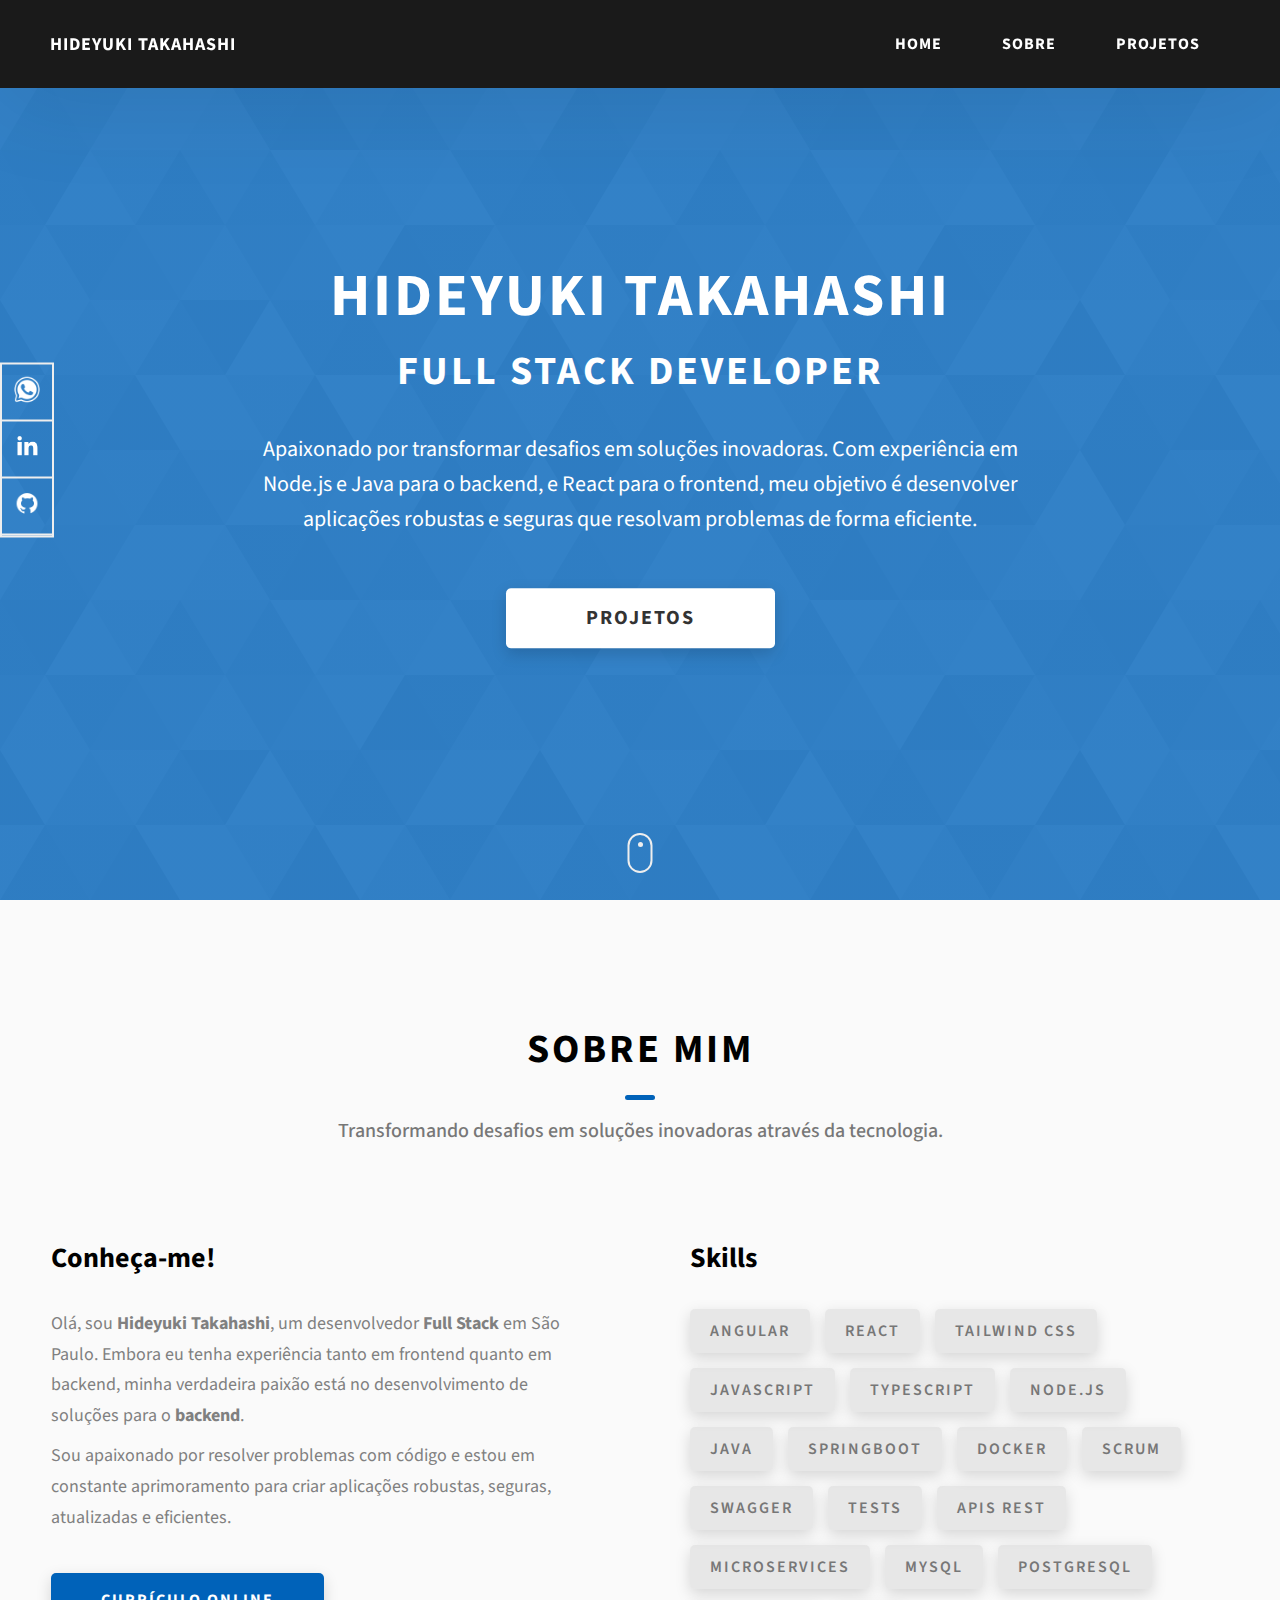
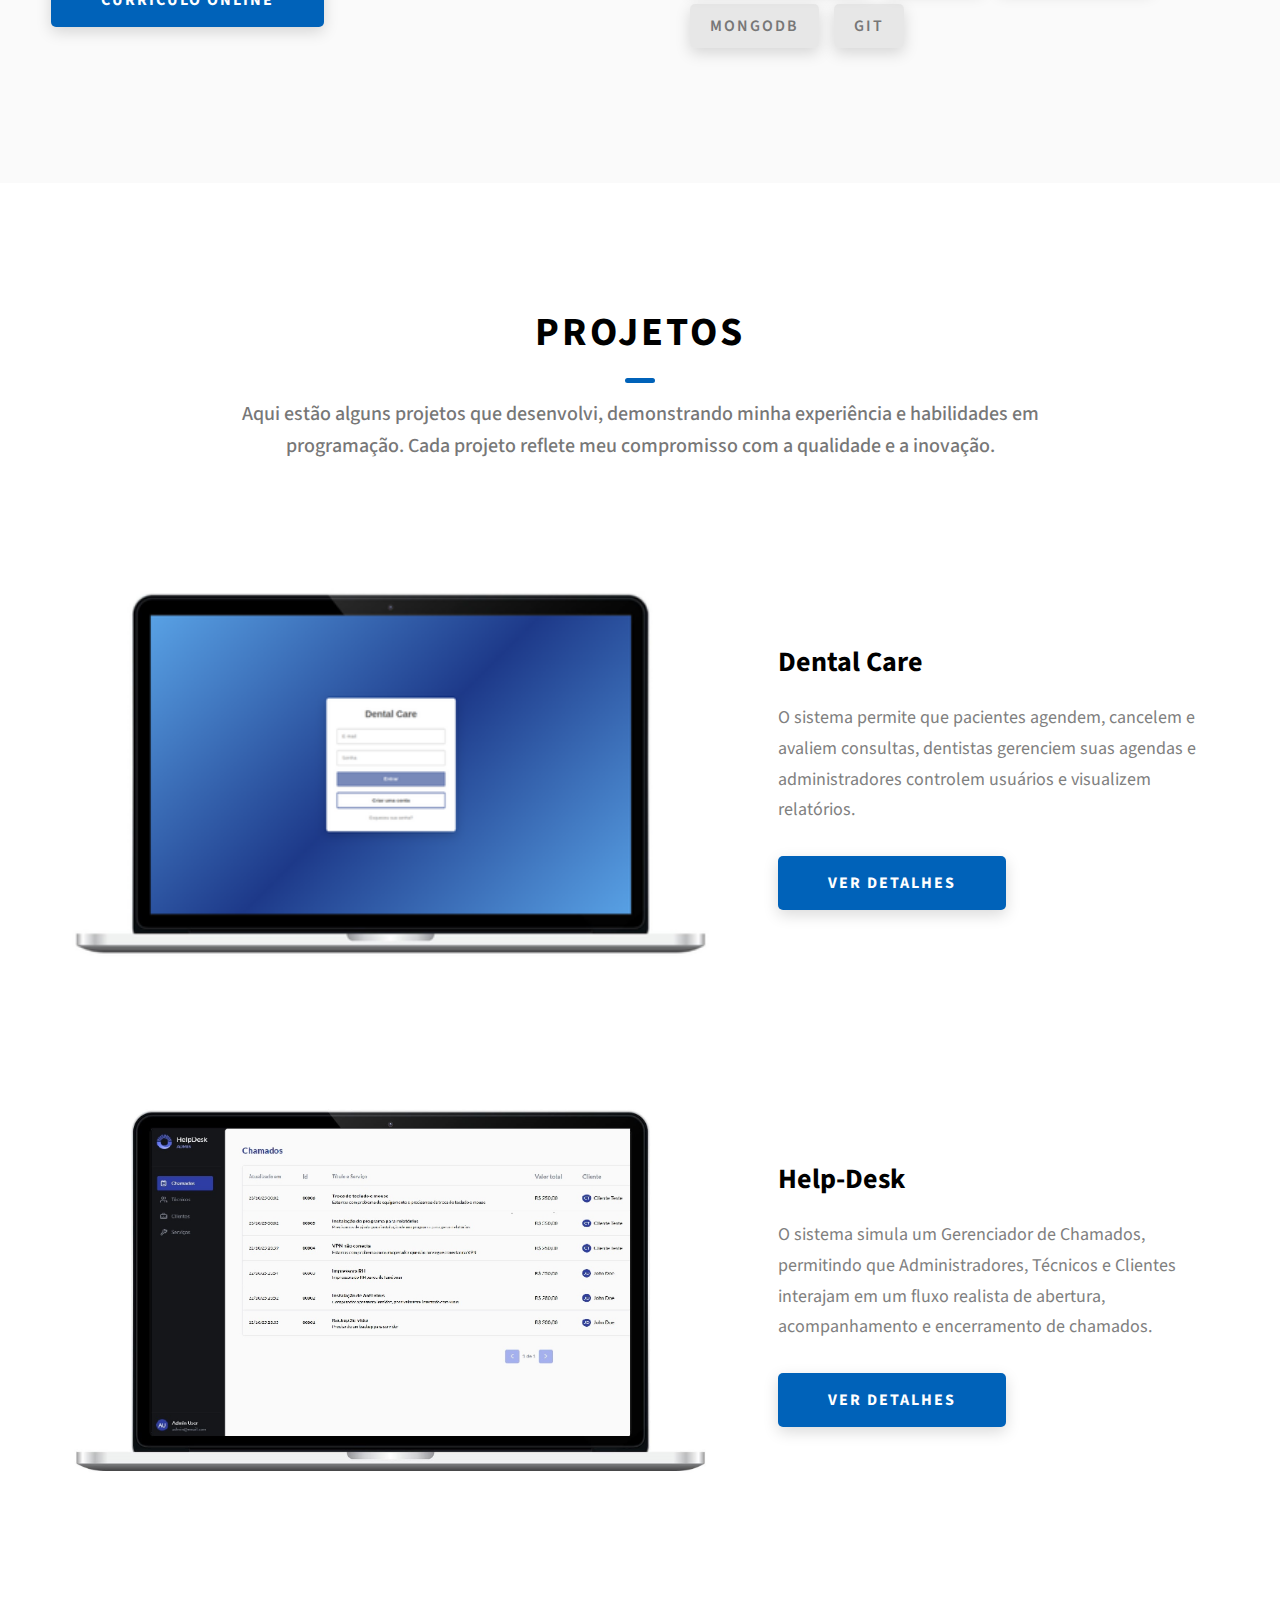
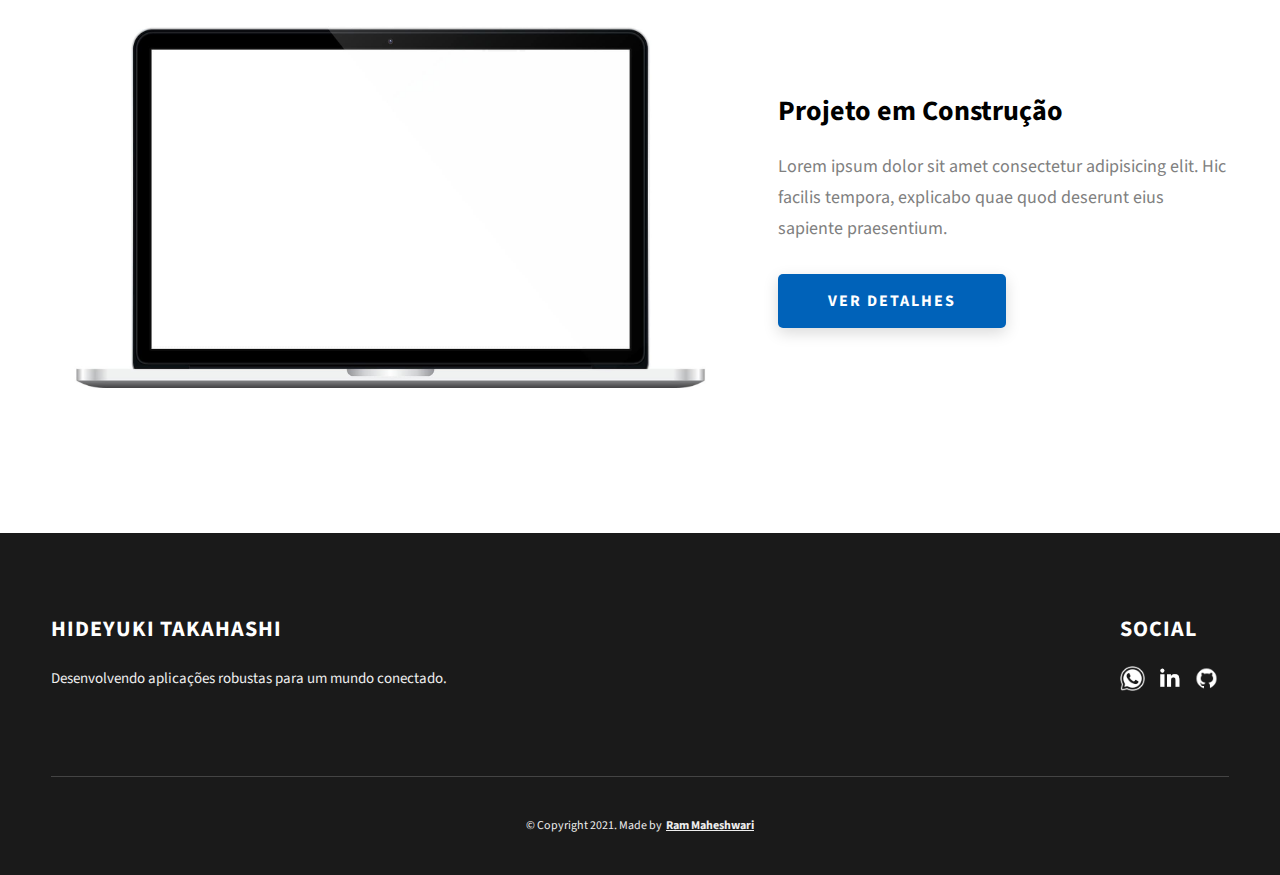
<file: index.html>
<!DOCTYPE html>
<html lang="pt-BR">
  <head>
    <meta charset="UTF-8" />
    <meta name="viewport" content="width=device-width, initial-scale=1.0" />
    <meta http-equiv="X-UA-Compatible" content="ie=edge" />
    <title>Hideyuki Portfolio</title>
    <meta name="description" content="Portfolio Template for Developer" />

    <link rel="stylesheet" href="css/style.css" />

    <link rel="preconnect" href="https://fonts.googleapis.com" />
    <link rel="preconnect" href="https://fonts.gstatic.com" crossorigin />
    <link
      href="https://fonts.googleapis.com/css2?family=Source+Sans+Pro:wght@400;600;700;900&display=swap"
      rel="stylesheet"
    />
  </head>
  <body>
    <header class="header">
      <div class="header__content">
        <div class="header__logo-container">
          <span class="header__logo-sub">Hideyuki Takahashi</span>
        </div>
        <div class="header__main">
          <ul class="header__links">
            <li class="header__link-wrapper">
              <a href="./index.html" class="header__link"> Home </a>
            </li>
            <li class="header__link-wrapper">
              <a href="./index.html#sobre" class="header__link">Sobre </a>
            </li>
            <li class="header__link-wrapper">
              <a href="./index.html#projetos" class="header__link"> Projetos </a>
            </li>
          </ul>
          <div class="header__main-ham-menu-cont">
            <img
              src="./assets/svg/ham-menu.svg"
              alt="hamburger menu"
              class="header__main-ham-menu"
            />
            <img
              src="./assets/svg/ham-menu-close.svg"
              alt="hamburger menu close"
              class="header__main-ham-menu-close d-none"
            />
          </div>
        </div>
      </div>
      <div class="header__sm-menu">
        <div class="header__sm-menu-content">
          <ul class="header__sm-menu-links">
            <li class="header__sm-menu-link">
              <a href="./index.html"> Home </a>
            </li>

            <li class="header__sm-menu-link">
              <a href="./index.html#sobre"> About </a>
            </li>

            <li class="header__sm-menu-link">
              <a href="./index.html#projetos"> Projects </a>
            </li>

            <li class="header__sm-menu-link">
              <a href="./index.html#contact"> Contact </a>
            </li>
          </ul>
        </div>
      </div>
    </header>
    <section class="home-hero">
      <div class="home-hero__content">
        <h1 class="heading-primary">Hideyuki Takahashi</h1>
        <h2 class="heading-secondary">Full Stack Developer</h2>
        <div class="home-hero__info">
          <p class="text-primary">
            Apaixonado por transformar desafios em soluções inovadoras. Com experiência em Node.js e
            Java para o backend, e React para o frontend, meu objetivo é desenvolver aplicações
            robustas e seguras que resolvam problemas de forma eficiente.
          </p>
        </div>
        <div class="home-hero__cta">
          <a href="./index.html#projetos" class="btn btn--bg">Projetos</a>
        </div>
      </div>
      <div class="home-hero__socials">
        <div class="home-hero__social">
          <a href="https://wa.me/5511942051849" class="home-hero__social-icon-link" target="_blank">
            <img src="./assets/png/whatssap-ico.png" alt="icon" class="home-hero__social-icon" />
          </a>
        </div>
        <div class="home-hero__social">
          <a
            href="https://www.linkedin.com/in/dev-hideyukitakahashi/"
            class="home-hero__social-icon-link"
            target="_blank"
          >
            <img src="./assets/png/linkedin-ico.png" alt="icon" class="home-hero__social-icon" />
          </a>
        </div>
        <div class="home-hero__social">
          <a
            href="https://github.com/Dev-HideyukiTakahashi"
            class="home-hero__social-icon-link"
            target="_blank"
          >
            <img src="./assets/png/github-ico.png" alt="icon" class="home-hero__social-icon" />
          </a>
        </div>
      </div>
      <div class="home-hero__mouse-scroll-cont">
        <div class="mouse"></div>
      </div>
    </section>
    <section id="sobre" class="about sec-pad">
      <div class="main-container">
        <h2 class="heading heading-sec heading-sec__mb-med">
          <span class="heading-sec__main">Sobre Mim</span>
          <span class="heading-sec__sub">
            Transformando desafios em soluções inovadoras através da tecnologia.
          </span>
        </h2>
        <div class="about__content">
          <div class="about__content-main">
            <h3 class="about__content-title">Conheça-me!</h3>
            <div class="about__content-details">
              <p class="about__content-details-para">
                Olá, sou <strong>Hideyuki Takahashi</strong>, um desenvolvedor
                <strong>Full Stack</strong> em São Paulo. Embora eu tenha experiência tanto em
                frontend quanto em backend, minha verdadeira paixão está no desenvolvimento de
                soluções para o <strong>backend</strong>.
              </p>
              <p class="about__content-details-para">
                Sou apaixonado por resolver problemas com código e estou em constante aprimoramento
                para criar aplicações robustas, seguras, atualizadas e eficientes.
              </p>
            </div>
            <a
              target="_blank"
              href="./curriculo/index.html"
              class="btn btn--med btn--theme dynamicBgClr"
              >Currículo Online</a
            >
          </div>
          <div class="about__content-skills">
            <h3 class="about__content-title">Skills</h3>
            <div class="skills">
              <li class="skills__skill btn btn--plain">Angular</li>
              <li class="skills__skill btn btn--plain">React</li>
              <li class="skills__skill btn btn--plain">Tailwind CSS</li>
              <li class="skills__skill btn btn--plain">JavaScript</li>
              <li class="skills__skill btn btn--plain">TypeScript</li>
              <li class="skills__skill btn btn--plain">Node.js</li>
              <li class="skills__skill btn btn--plain">Java</li>
              <li class="skills__skill btn btn--plain">Springboot</li>
              <li class="skills__skill btn btn--plain">Docker</li>
              <li class="skills__skill btn btn--plain">Scrum</li>
              <li class="skills__skill btn btn--plain">Swagger</li>
              <li class="skills__skill btn btn--plain">Tests</li>
              <li class="skills__skill btn btn--plain">APIs REST</li>
              <li class="skills__skill btn btn--plain">Microservices</li>
              <li class="skills__skill btn btn--plain">MySQL</li>
              <li class="skills__skill btn btn--plain">PostgreSQL</li>
              <li class="skills__skill btn btn--plain">MongoDB</li>
              <li class="skills__skill btn btn--plain">Git</li>
            </div>
          </div>
        </div>
      </div>
    </section>
    <section id="projetos" class="projects sec-pad">
      <div class="main-container">
        <h2 class="heading heading-sec heading-sec__mb-bg">
          <span class="heading-sec__main">Projetos</span>
          <span class="heading-sec__sub">
            Aqui estão alguns projetos que desenvolvi, demonstrando minha experiência e habilidades
            em programação. Cada projeto reflete meu compromisso com a qualidade e a inovação.
          </span>
        </h2>

        <div class="projects__content">
          <!-- Project 1 -->
          <div class="projects__row">
            <div class="projects__row-img-cont">
              <img
                src="./assets/jpeg/dental_care.png"
                alt="Software Screenshot"
                class="projects__row-img"
                loading="lazy"
              />
            </div>
            <div class="projects__row-content">
              <h3 class="projects__row-content-title">Dental Care</h3>
              <p class="projects__row-content-desc">
                O sistema permite que pacientes agendem, cancelem e avaliem consultas, dentistas
                gerenciem suas agendas e administradores controlem usuários e visualizem relatórios.
              </p>
              <a href="projects/project-1.html" class="btn btn--med btn--theme dynamicBgClr"
                >Ver Detalhes</a
              >
            </div>
          </div>

          <!-- Project 2 -->
          <div class="projects__row">
            <div class="projects__row-img-cont">
              <img
                src="./assets/jpeg/help-desk.jpeg"
                alt="Software Screenshot"
                class="projects__row-img"
                loading="lazy"
              />
            </div>
            <div class="projects__row-content">
              <h3 class="projects__row-content-title">Help-Desk</h3>
              <p class="projects__row-content-desc">
                O sistema simula um Gerenciador de Chamados, permitindo que Administradores,
                Técnicos e Clientes interajam em um fluxo realista de abertura, acompanhamento e
                encerramento de chamados.
              </p>
              <a href="projects/project-2.html" class="btn btn--med btn--theme dynamicBgClr"
                >Ver Detalhes</a
              >
            </div>
          </div>

          <!-- Project 3 -->
          <div class="projects__row">
            <div class="projects__row-img-cont">
              <img
                src="./assets/jpeg/project-mockup-example.jpeg"
                alt="Software Screenshot"
                class="projects__row-img"
                loading="lazy"
              />
            </div>
            <div class="projects__row-content">
              <h3 class="projects__row-content-title">Projeto em Construção</h3>
              <p class="projects__row-content-desc">
                Lorem ipsum dolor sit amet consectetur adipisicing elit. Hic facilis tempora,
                explicabo quae quod deserunt eius sapiente praesentium.
              </p>
              <a href="projects/project-3.html" class="btn btn--med btn--theme dynamicBgClr"
                >Ver Detalhes</a
              >
            </div>
          </div>

          <!-- Project 4 -->
        </div>
      </div>
    </section>

    <footer class="main-footer">
      <div class="main-container">
        <div class="main-footer__upper">
          <div class="main-footer__row main-footer__row-1">
            <h2 class="heading heading-sm main-footer__heading-sm">
              <span>Social</span>
            </h2>
            <div class="main-footer__social-cont">
              <a target="_blank" rel="noreferrer" href="https://wa.me/5511942051849">
                <img class="main-footer__icon" src="./assets/png/whatssap-ico.png" alt="icon" />
              </a>
              <a
                target="_blank"
                rel="noreferrer"
                href="https://www.linkedin.com/in/dev-hideyukitakahashi/"
              >
                <img class="main-footer__icon" src="./assets/png/linkedin-ico.png" alt="icon" />
              </a>
              <a target="_blank" rel="noreferrer" href="https://github.com/Dev-HideyukiTakahashi">
                <img class="main-footer__icon" src="./assets/png/github-ico.png" alt="icon" />
              </a>
            </div>
          </div>
          <div class="main-footer__row main-footer__row-2">
            <h4 class="heading heading-sm text-lt">Hideyuki Takahashi</h4>
            <p class="main-footer__short-desc">
              Desenvolvendo aplicações robustas para um mundo conectado.
            </p>
          </div>
        </div>

        <!-- If you give me some credit or shoutout here by linking to my website, then it will be a big thing for me and will help me a lot :) -->
        <div class="main-footer__lower">
          &copy; Copyright 2021. Made by
          <a rel="noreferrer" target="_blank" href="https://rammaheshwari.com">Ram Maheshwari</a>
        </div>
      </div>
    </footer>

    <script src="./index.js"></script>
  </body>
</html>
</file>
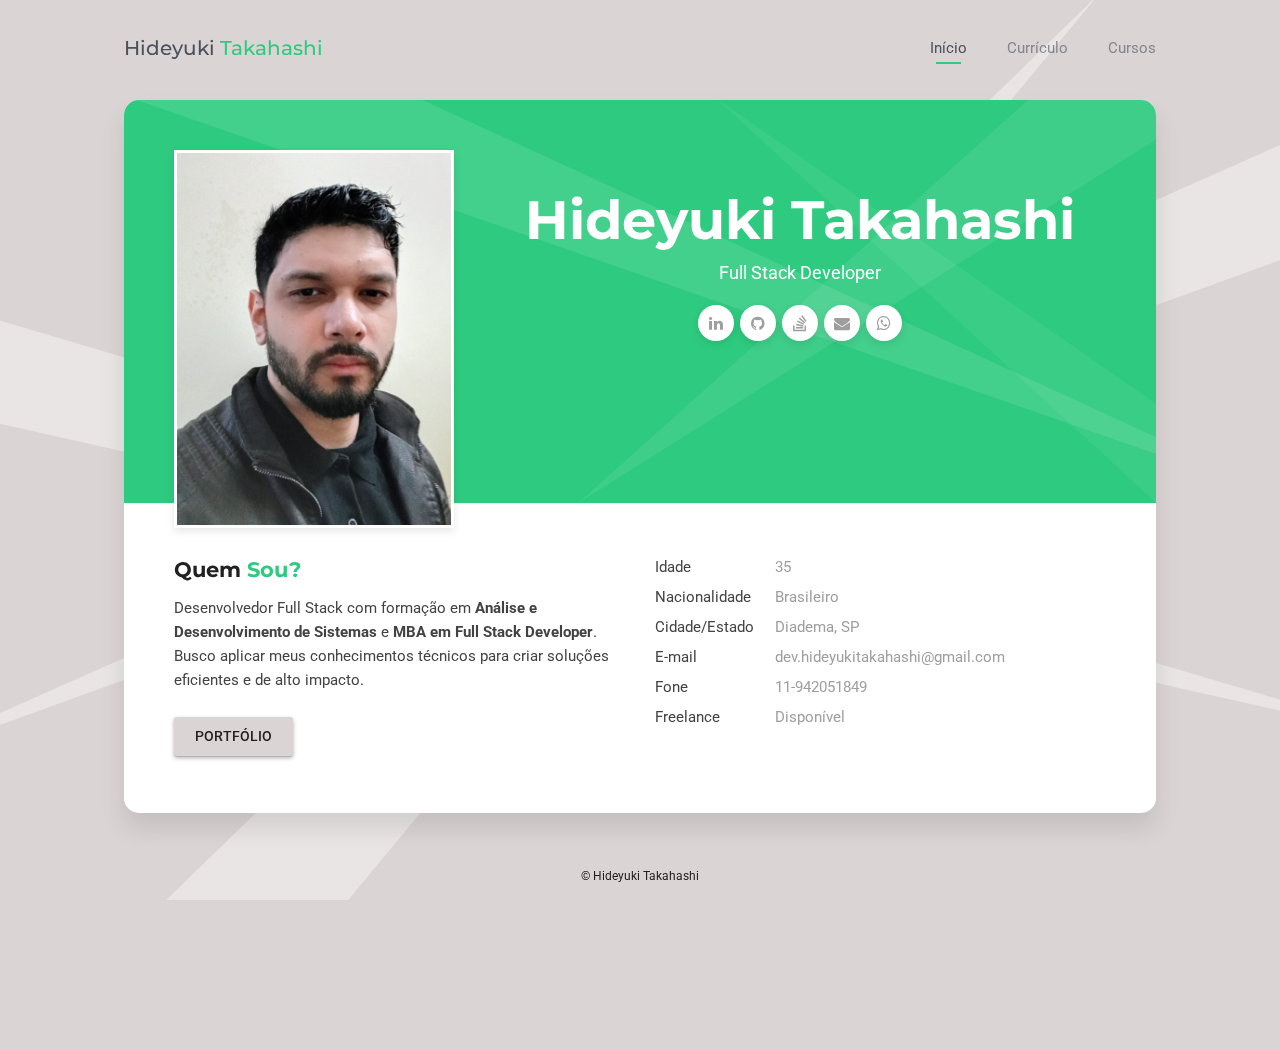
<file: curriculo/index.html>
<!DOCTYPE html>
<html lang="pt-br" class="no-js">

<head>
    <meta charset="UTF-8" />
    <meta http-equiv="X-UA-Compatible" content="IE=edge" />
    <title>Hideyuki Terres Takahashi</title>
    <meta name="viewport" content="width=device-width, initial-scale=1, maximum-scale=1" />
    <meta name="description" content="Curriculum vitae Hideyuki Terres Takahashi" />
    <meta name="keywords" content="curriculo" />
    <link rel="shortcut icon" href="dev.ico" />

    <!-- Bootstrap CSS -->
    <link rel="stylesheet" href="https://stackpath.bootstrapcdn.com/bootstrap/4.1.3/css/bootstrap.min.css"
        integrity="sha384-MCw98/SFnGE8fJT3GXwEOngsV7Zt27NXFoaoApmYm81iuXoPkFOJwJ8ERdknLPMO" crossorigin="anonymous">

    <link rel="stylesheet" href="css/bootstrap.min.css" type="text/css" />
    <link rel="stylesheet" href="css/normalize.css" type="text/css" />
    <link rel="stylesheet" href="css/animate.css" type="text/css" />
    <link rel="stylesheet" href="css/transition-animations.css" type="text/css" />
    <link rel="stylesheet" href="css/owl.carousel.css" type="text/css" />
    <link rel="stylesheet" href="css/magnific-popup.css" type="text/css" />
    <link rel="stylesheet" href="css/main-green.css" type="text/css" />
    <script src="js/jquery-2.1.3.min.js"></script>
    <script src="js/modernizr.custom.js"></script>
</head>

<body class="material-template">
    <!-- Loading animation -->
    <div class="preloader">
        <div class="preloader-animation">
            <div class="preloader-spinner"></div>
        </div>
    </div>
    <!-- /Loading animation -->

    <div id="page" class="page">
        <!-- Header -->
        <header id="site_header" class="header mobile-menu-hide">
            <div class="header-content">
                <div class="site-title-block mobile-hidden">
                    <a href="index.html#home">
                        <div class="site-title">
                            Hideyuki <span>Takahashi</span>
                        </div>
                    </a>
                </div>

                <!-- Navigation -->
                <div class="site-nav">
                    <!-- Main menu -->
                    <ul id="nav" class="site-main-menu">
                        <li>
                            <a class="pt-trigger" href="index.html#home">Início</a>
                        </li>
                        <li>
                            <a class="pt-trigger" href="index.html#resume">Currículo</a>
                        </li>
                        <li>
                            <a class="pt-trigger" href="index.html#cursos">Cursos</a>
                        </li>
                    </ul>
                    <!-- /Main menu -->
                </div>
                <!-- Navigation -->
            </div>
        </header>
        <!-- /Header -->

        <!-- Mobile Header -->
        <div class="mobile-header mobile-visible">
            <div class="mobile-logo-container">
                <div class="mobile-site-title">Hideyuki Terres Takahashi</div>
            </div>

            <a class="menu-toggle mobile-visible">
                <i class="fa fa-bars"></i>
            </a>
        </div>
        <!-- /Mobile Header -->

        <!-- Main Content -->
        <div id="main" class="site-main">
            <!-- Page changer wrapper -->
            <div class="pt-wrapper">
                <!-- Subpages -->
                <div class="subpages">
                    <!-- Home Subpage -->
                    <section class="pt-page" data-id="home">
                        <div class="section-inner start-page-content">
                            <div class="page-header">
                                <div class="row">
                                    <div class="col-sm-4 col-md-4 col-lg-4">
                                        <div class="photo">
                                            <img src="images/perfil.jpeg" alt="Hideyuki Takahashi" />
                                        </div>
                                    </div>

                                    <div class="col-sm-8 col-md-8 col-lg-8">
                                        <div class="title-block">
                                            <h1>Hideyuki Takahashi</h1>
                                            <div class="owl-carousel text-rotation">
                                                <div class="item">
                                                    <div class="sp-subtitle">Full Stack Developer</div>
                                                </div>
                                            </div>
                                        </div>

                                        <div class="social-links">
                                            <link rel="stylesheet"
                                                href="https://cdnjs.cloudflare.com/ajax/libs/font-awesome/4.7.0/css/font-awesome.min.css" />

                                            <a href="https://www.linkedin.com/in/hideyuki-t-66369b18a/"
                                                target="_blank"><i class="fa fa-linkedin"></i></a>
                                            <a href="https://github.com/Dev-HideyukiTakahashi" target="_blank"><i
                                                    class="fa fa-github"></i></a>
                                            <a href="https://pt.stackoverflow.com/users/172206/hideyuki-takahashi"
                                                target="_blank" class="btn-social btn-stack-overflow"><i
                                                    class="fa fa-stack-overflow"></i></a>
                                            <a href="mailto:dev.hideyukitakahashi@gmail.com" target="_blank"
                                                class="btn-social btn-email"><i class="fa fa-envelope"></i></a>
                                            <a href="https://api.whatsapp.com/send?phone=5511942051849"
                                                target="_blank"><i class="fa fa-whatsapp"></i></a>
                                        </div>
                                    </div>
                                </div>
                            </div>

                            <div class="page-content">
                                <div class="row">
                                    <div class="col-sm-6 col-md-6 col-lg-6">
                                        <div class="about-me">
                                            <div class="block-title">
                                                <h3>Quem <span>Sou?</span></h3>
                                            </div>
                                            <p>
                                               Desenvolvedor Full Stack com formação em <b>Análise e Desenvolvimento de Sistemas </b>e <b>MBA em Full Stack Developer</b>. Busco aplicar meus conhecimentos técnicos para criar soluções eficientes e de alto impacto.
                                            </p>
                                        </div>
                                        <div class="download-resume">
                                            <a href="https://dev-hideyukitakahashi.github.io/" class="btn btn-secondary"
                                                target="_blank">Portfólio</a>
                                        </div>
                                    </div>

                                    <div class="col-sm-6 col-md-6 col-lg-6">
                                        <ul class="info-list">
                                            <li>
                                                <span class="title">Idade</span><span class="value">35</span>
                                            </li>
                                            <li>
                                                <span class="title">Nacionalidade</span><span
                                                    class="value">Brasileiro</span>
                                            </li>
                                            <li>
                                                <span class="title">Cidade/Estado</span><span class="value">Diadema,
                                                    SP</span>
                                            </li>
                                            <li>
                                                <span class="title">E-mail</span><span
                                                    class="value">dev.hideyukitakahashi@gmail.com</span>
                                            </li>
                                            <li>
                                                <span class="title">Fone</span><span class="value">11-942051849</span>
                                            </li>
                                            <li>
                                                <span class="title">Freelance</span><span
                                                    class="value available">Disponível</span>
                                            </li>
                                        </ul>
                                    </div>
                                </div>
                            </div>
                        </div>
                    </section>
                    <!-- End of Home Subpage -->

                    <!-- Resume Subpage -->
                    <section class="pt-page" data-id="resume">
                        <div class="section-inner custom-page-content">
                            <div class="page-header color-1">
                                <h2>Currículo</h2>
                            </div>
                            <div class="page-content">
                                <div class="row">
                                    <div class="col-sm-6 col-md-6 col-lg-6">
                                        <div class="block">
                                            <div class="block-title">
                                                <h3>Educação</h3>
                                            </div>

                                            <div class="timeline">
                                                <!-- Education 1 -->
                                                <div class="timeline-item">
                                                    <h4 class="item-title">
                                                        Graduação Análise e Desenvolvimento de Sistemas
                                                    </h4>
                                                    <span class="item-period">2019-2021</span>
                                                    <span class="item-small">UniCesumar</span>
                                                    <p class="item-description">
                                                        Conhecimentos aprofundados para atuar em todas as fases do desenvolvimento de software, desde a análise de requisitos até a implementação e manutenção de sistemas.
                                                    </p>
                                                    <div class="certificado">
                                                        <a href="images/certificados/essencial/unicesumar.png"
                                                            class="btn btn-secondary btn-certificado"
                                                            target="_blank">Visualizar Certificado</a>
                                                    </div>
                                                </div>
                                                <!-- Education 2 -->

                                                <!-- Education 3 -->

                                                <!-- Education 4 -->
                                                <!-- Education 5 -->
                                                <!--end Education-->
                                            </div>
                                        </div>
                                    </div>

                                    <div class="col-sm-6 col-md-6 col-lg-6">
                                        <div class="block">
                                            <div class="block-title">
                                                <h3>Experiência Profissional</h3>
                                            </div>
                                            <div class="timeline">

                                                <!-- Experience  -->
                                                <div class="timeline-item">
                                                    <h4 class="item-title">Analista de atendimento ao cliente</h4>
                                                    <span class="item-period">jun de 2022 - momento</span>
                                                    <span class="item-small">Allianz Partners</span>
                                                    <p class="item-description">
                                                        Atuo no suporte tecnológico do BMW      ConnectedDrive, auxiliando clientes remotamente em falhas elétricas e mecânicas, acionando apoio presencial quando necessário, para garantir segurança, mobilidade e uma experiência eficiente. <br>
                                                    </p>
                                                    <p>
                                                        Desenvolvi habilidades em análise técnica, resolução de problemas e tomada de decisão rápida, fundamentais para lidar com situações de emergência.
                                                    </p>
                                                </div>
                                                <!-- Experience  -->
                                                <!-- Experience 1 -->
                                                <div class="timeline-item">
                                                    <h4 class="item-title">Assistente de vendas</h4>
                                                    <span class="item-period">jan de 2020 - set de 2021</span>
                                                    <span class="item-small">Sono Quality Colchões Tecnológicos</span>
                                                    <p class="item-description">
                                                        Atendimento ao cliente através de redes sociais, WhatsApp e telefonia, prestando esclarecimento de dúvidas, apresentação de produtos e agendamento de visitas para representantes comerciais.
                                                    </p>
                                                    <p>
                                                        Desenvolvi habilidades em comunicação eficaz, escuta ativa e persuasão, fundamentais para gerar engajamento do cliente e conversão de leads.
                                                    </p>
                                                </div>
                                                <!-- / Experience 1 -->

                                                <!-- Experience 2 -->
                                                <div class="timeline-item">
                                                    <h4 class="item-title">
                                                        Representante de vendas
                                                    </h4>
                                                    <span class="item-period">jan de 2019 - set de 2019</span>
                                                    <span class="item-small">Actionline Brasil</span>
                                                    <p class="item-description">
                                                        Venda de planos de telefonia para pessoa física, oferecendo soluções personalizadas com base nas necessidades e perfil de cada cliente.
                                                    </p>

                                                    <p>
                                                        Desenvolvi habilidades de negociação, persuasão e comunicação assertiva, fundamentais para fechamento de vendas e fidelização de clientes.
                                                    </p>
                                                </div>
                                                <!-- / Experience 2 -->

                                                <!-- Experience 3 -->
                                                <div class="timeline-item">
                                                    <h4 class="item-title">
                                                        Agente de atendimento ao cliente
                                                    </h4>
                                                    <span class="item-period">abr de 2016 - dez de 2018</span>
                                                    <span class="item-small">Atento</span>
                                                    <p class="item-description">
                                                        Suporte ao cliente para o grupo B2W (Lojas Americanas, Submarino e Shoptime), auxiliando em todo o processo de compra online no e-commerce, desde a escolha do produto até pagamento.
                                                    </p>
                                                    <p>
                                                        Desenvolvi habilidades de negociação e persuasão, realizando push offer de produtos especiais do dia ao final do atendimento.
                                                    </p>
                                                </div>
                                                <!-- / Experience 3 -->

                                                <!-- Experience 4 -->
                                                <div class="timeline-item">
                                                    <h4 class="item-title">
                                                        Agente de atendimento ao cliente
                                                    </h4>
                                                    <span class="item-period">jan de 2015 - fev de 2016</span>
                                                    <span class="item-small">Teleperformance</span>
                                                    <p class="item-description">
                                                        Prestar suporte ao cliente para usuários do PagSeguro, auxiliando em transações financeiras, compras, vendas e pagamentos online, garantindo clareza e segurança nas operações.
                                                    </p>
                                                    <p>
                                                        Desenvolvi habilidades de comunicação eficaz, escuta ativa e empatia, fundamentais para lidar com situações sensíveis envolvendo transações financeiras.
                                                    </p>
                                                </div>
                                                <!-- / Experience 4 -->
                                                 <!--  Experience 5 -->
                                                <!-- / Experience 5 -->
                                                <!-- Experience 6 -->
                                                <!-- / Experience 6 -->
                                            </div>
                                        </div>
                                    </div>
                                </div>
                                <!-- Portfóio Resume Button -->
                                <div class="row">
                                    <div class="col-sm-12 col-md-12 col-lg-12">
                                        <div class="block">
                                            <div class="center download-resume">
                                                <a href="https://dev-hideyukitakahashi.github.io/" class="btn btn-secondary"
                                                    target="_blank">Portfólio</a>
                                            </div>
                                        </div>
                                    </div>
                                </div>
                                <!-- End of Portfóio Resume Button -->
                            </div>
                    </section>
                    <!-- End of Resume Subpage -->
                    <!--Cursos-->

                    <section class="pt-page" data-id="cursos">
                        <div class="section-inner custom-page-content">
                            <div class="page-header color-1">
                                <h2>Cursos</h2>
                            </div>
                            <div class="page-content">
                                <div class="row">
                                    <!-- Education Collum 1 -->
                                    <div class="col-sm-6 col-md-6 col-lg-6">
                                        <div class="block">
                                            <div class="block-title">
                                                <h3>Programação</h3>
                                            </div>
                                            <div class="timeline">

                                                <!--Education 1-->
                                                <div class="timeline-item">
                                                    <h4 class="item-title">
                                                        Programação em Java 11 LTS do básico ao avançado.
                                                    </h4>
                                                    <span class="item-period">2022</span>
                                                    <span class="item-small">Geek-University</span>
                                                    <p class="item-description">
                                                        Conhecimento aprofundado em Java, cobrindo Orientação a Objetos, Collections e Estruturas de Dados.
                                                    </p>
                                                    <div class="certificado">
                                                        <a href="images/certificados/back-end/Java_geek-university.png"
                                                            class="btn btn-secondary btn-certificado"
                                                            target="_blank">Visualizar Certificado</a>
                                                    </div>
                                                </div>
                                                <!--/ Education 1-->

                                                <!--  Education 2-->
                                                <div class="timeline-item">
                                                    <h4 class="item-title">
                                                        JAVA completo + projetos - springboot + mySQL, springboot +
                                                        mongoDB
                                                    </h4>
                                                    <span class="item-period">2022</span>
                                                    <span class="item-small">Udemy - Nelio Alves</span>
                                                    <p class="item-description">
                                                        Projetos práticos de API REST com Spring Boot, usando MySQL e MongoDB. Foco em Orientação a Objetos e recursos do Java 8.
                                                    </p>
                                                    <div class="certificado">
                                                        <a href="images/certificados/back-end/java-nelio.jpg"
                                                            class="btn btn-secondary btn-certificado"
                                                            target="_blank">Visualizar Certificado</a>
                                                    </div>
                                                </div>
                                                <!-- / Education 2-->

                                                <!-- / Education 3-->
                                                <div class="timeline-item">
                                                    <h4 class="item-title">
                                                        Curso de java completo
                                                    </h4>
                                                    <span class="item-period">2022</span>
                                                    <span class="item-small">Cod3r</span>
                                                    <p class="item-description">
                                                        Domínio de Java e Programação Orientada a Objetos. Experiência em Spring Boot e persistência de dados com JPA/Hibernate, utilizando MySQL e MongoDB.
                                                    </p>
                                                    <div class="certificado">
                                                        <a href="images/certificados/back-end/Java-COMPLETO.jpg"
                                                            class="btn btn-secondary btn-certificado"
                                                            target="_blank">Visualizar Certificado</a>
                                                    </div>
                                                </div>
                                                <!-- / Education 3-->

                                                <!--  Education 4-->
                                                <div class="timeline-item">
                                                    <h4 class="item-title">
                                                        Formação Java Web Full-Stack
                                                    </h4>
                                                    <span class="item-period">2022</span>
                                                    <span class="item-small">Jdev Treinamento</span>
                                                    <p class="item-description">
                                                        Formação completa em desenvolvimento Full-Stack com Spring Boot para a criação de APIs REST. Conhecimento em JPA/Hibernate, banco de dados PostgreSQL, Spring Security e Maven.
                                                    </p>
                                                    <div class="certificado">
                                                        <a href="images/certificados/back-end/certificado_jdev.jpg"
                                                            class="btn btn-secondary btn-certificado"
                                                            target="_blank">Visualizar Certificado</a>
                                                    </div>
                                                </div>
                                                <!-- / Education 4-->

                                                <!--  Education 5-->
                                                <div class="timeline-item">
                                                    <h4 class="item-title">
                                                        Javascript
                                                    </h4>
                                                    <span class="item-period">2024</span>
                                                    <span class="item-small">Origamid</span>
                                                    <p class="item-description">
                                                        Domínio completo da linguagem JavaScript ES6, com foco na construção de aplicações e manipulação do DOM.
                                                    </p>
                                                    <div class="certificado">
                                                        <a href="images/certificados/essencial/origamid-js.jpg"
                                                            class="btn btn-secondary btn-certificado"
                                                            target="_blank">Visualizar Certificado</a>
                                                    </div>
                                                </div>
                                                <!--  Education 5-->

                                                <!-- Education 6-->
                                                <div class="timeline-item">
                                                    <h4 class="item-title">
                                                        Typescript
                                                    </h4>
                                                    <span class="item-period">2024</span>
                                                    <span class="item-small">Origamid</span>
                                                    <p class="item-description">
                                                        Domínio dos fundamentos do TypeScript, com foco na aplicação de tipagem estática para melhorar a segurança e a manutenibilidade do código.
                                                    </p>
                                                    <div class="certificado">
                                                        <a href="images/certificados/front-end/typescript-certificado.jpg"
                                                            class="btn btn-secondary btn-certificado"
                                                            target="_blank">Visualizar Certificado</a>
                                                    </div>
                                                </div>
                                                <!-- / Education 6-->

                                                <!-- Education 7-->
                                                <div class="timeline-item">
                                                    <h4 class="item-title">
                                                        React
                                                    </h4>
                                                    <span class="item-period">2024</span>
                                                    <span class="item-small">Origamid</span>
                                                    <p class="item-description">
                                                        Domínio do framework React para criação de interfaces de usuário modernas, com foco em arquitetura baseada em componentes e gerenciamento de estado.
                                                    </p>
                                                    <div class="certificado">
                                                        <a href="images/certificados/front-end/react-certificado.jpg"
                                                            class="btn btn-secondary btn-certificado"
                                                            target="_blank">Visualizar Certificado</a>
                                                    </div>
                                                </div>
                                                <!-- / Education 7-->
                                                <!--  Education 8-->
                                                <div class="timeline-item">
                                                    <h4 class="item-title">
                                                        Bootcamp Spring Professional
                                                    </h4>
                                                    <span class="item-period">2025</span>
                                                    <span class="item-small">DevSuperior</span>
                                                    <p class="item-description">
                                                        Imersão completa em Spring Boot para a criação de APIs REST robustas, aplicando padrões de projeto, arquitetura e segurança.
                                                    </p>
                                                    <div class="certificado">
                                                        <a href="images/certificados/back-end/devsuperior-bootcamp-professional.jpg"
                                                            class="btn btn-secondary btn-certificado"
                                                            target="_blank">Visualizar Certificado</a>
                                                    </div>
                                                </div>
                                                <!--  /Education 8-->

                                                 <!--  Education 9-->
                                                <div class="timeline-item">
                                                    <h4 class="item-title">
                                                        Bootcamp Spring Expert
                                                    </h4>
                                                    <span class="item-period">2025</span>
                                                    <span class="item-small">DevSuperior</span>
                                                    <p class="item-description">
                                                        Aperfeiçoamento em Spring Boot, com foco na escrita de testes de unidade e integração para garantir a qualidade, a estabilidade e a segurança das aplicações.
                                                    </p>
                                                    <div class="certificado">
                                                        <a href="images/certificados/back-end/devsuperior-bootcamp-expert.jpg"
                                                            class="btn btn-secondary btn-certificado"
                                                            target="_blank">Visualizar Certificado</a>
                                                    </div>
                                                </div>
                                                 <!--  /Education 9-->

                                                <!--  Education 10-->
                                                <div class="timeline-item">
                                                    <h4 class="item-title">
                                                        Formação Full-Stack
                                                    </h4>
                                                    <span class="item-period">2025</span>
                                                    <span class="item-small">Rocketseat</span>
                                                    <p class="item-description">
                                                        Proficiência em HTML, CSS, JavaScript, TypeScript, React e Node.js, além de ferramentas como Git e Docker.
                                                    </p>
                                                    <div class="certificado">
                                                        <a href="images/certificados/essencial/rocketseat-fullstack.jpg"
                                                            class="btn btn-secondary btn-certificado"
                                                            target="_blank">Visualizar Certificado</a>
                                                    </div>
                                                </div>
                                                 <!--  /Education 10-->

                                                <!--end Education-->
                                            </div>
                                        </div>
                                    </div>
                                    <div class="col-sm-6 col-md-6 col-lg-6">
                                        <div class="block">
                                            <div class="block-title">
                                                <h3>Outros</h3>
                                            </div>
                                            <div class="timeline">
                                                 <!-- Education 1 -->
                                                <div class="timeline-item">
                                                    <h4 class="item-title">
                                                        Web-Design
                                                    </h4>
                                                    <span class="item-period">2021</span>
                                                    <span class="item-small">Origamid</span>
                                                    <p class="item-description">
                                                        Construção de um website (Bikecraft), aplicando os fundamentos de design (Figma) e front-end com HTML, CSS e JavaScript.
                                                    </p>
                                                    <div class="certificado">
                                                        <a href="images/certificados/front-end/web-design.png"
                                                            class="btn btn-secondary btn-certificado"
                                                            target="_blank">Visualizar Certificado</a>
                                                    </div>
                                                </div>

                                                <!-- Education 2 -->
                                                <div class="timeline-item">
                                                    <h4 class="item-title">
                                                        Git e Github essencial para o desenvolvedor
                                                    </h4>
                                                    <span class="item-period">2021</span>
                                                    <span class="item-small">Geek-University</span>
                                                    <p class="item-description">
                                                        Treinamento em Git e Github, cobrindo conceitos do nível iniciante ao intermediário, para versionamento de código e colaboração em equipes de desenvolvimento.
                                                    </p>
                                                    <div class="certificado">
                                                        <a href="images/certificados/essencial/Github.jpg"
                                                            class="btn btn-secondary btn-certificado"
                                                            target="_blank">Visualizar Certificado</a>
                                                    </div>
                                                </div>                         
                                                <!-- / Education 3 -->
                                                <div class="timeline-item">
                                                    <h4 class="item-title">
                                                        Docker essencial
                                                    </h4>
                                                    <span class="item-period">2022</span>
                                                    <span class="item-small">Geek-University</span>
                                                    <p class="item-description">
                                                        Conhecimento fundamental sobre Docker para criação e gerenciamento de contêineres, facilitando o desenvolvimento e a implantação de aplicações.
                                                    </p>
                                                    <div class="certificado">
                                                        <a href="images/certificados/essencial/docker.png"
                                                            class="btn btn-secondary btn-certificado"
                                                            target="_blank">Visualizar Certificado</a>
                                                    </div>
                                                </div>            
                                                <!-- / Education 4 -->
                                                <div class="timeline-item">
                                                    <h4 class="item-title">
                                                        Scrum
                                                    </h4>
                                                    <span class="item-period">2024</span>
                                                    <span class="item-small">Impacta Tecnologia</span>
                                                    <p class="item-description">
                                                        Treinamento completo na metodologia ágil Scrum, focado na colaboração em equipe, entregas incrementais e adaptação contínua para projetos eficientes e de alta qualidade.
                                                    </p>
                                                    <div class="certificado">
                                                        <a href="images/certificados/essencial/scrum-certificado-impacta.jpg"
                                                            class="btn btn-secondary btn-certificado"
                                                            target="_blank">Visualizar Certificado</a>
                                                    </div>
                                                </div>

                                                <!-- / Education 5 -->
                                                <div class="timeline-item">
                                                    <h4 class="item-title">
                                                        UX Design Fundamentos
                                                    </h4>
                                                    <span class="item-period">2025</span>
                                                    <span class="item-small">Origamid</span>
                                                    <p class="item-description">
                                                        Domínio dos Fundamentos de UX Design, com expertise na aplicação das heurísticas de Nielsen 
                                                    </p>
                                                    <div class="certificado">
                                                        <a href="images/certificados/essencial/scrum-certificado-impacta.jpg"
                                                            class="btn btn-secondary btn-certificado"
                                                            target="_blank">Visualizar Certificado</a>
                                                    </div>
                                                </div>

                                                
                                            </div>
                                        </div>
                                    </div>
                                </div>
                                <!-- Portfóio Resume Button -->
                                <div class="row">
                                    <div class="col-sm-12 col-md-12 col-lg-12">
                                        <div class="block">
                                            <div class="center download-resume">
                                                <a href="https://dev-hideyukitakahashi.github.io/" class="btn btn-secondary"
                                                    target="_blank">Portfólio</a>
                                            </div>
                                        </div>
                                    </div>
                                </div>
                                <!-- End of Portfóio Resume Button -->
                            </div>
                        </div>
                    </section>

                    <!--End Cursos-->
                </div>
            </div>
            <!-- /Page changer wrapper -->
        </div>
        <!-- /Main Content -->
    </div>
    <footer>
        <div class="copyrights">&copy; Hideyuki Takahashi</div>
    </footer>
    <script type="text/javascript" src="js/bootstrap.min.js"></script>
    <script type="text/javascript" src="js/pages-switcher.js"></script>
    <script type="text/javascript" src="js/imagesloaded.pkgd.min.js"></script>
    <script type="text/javascript" src="js/validator.js"></script>
    <script type="text/javascript" src="js/jquery.shuffle.min.js"></script>
    <script type="text/javascript" src="js/masonry.pkgd.min.js"></script>
    <script type="text/javascript" src="js/owl.carousel.min.js"></script>
    <script type="text/javascript" src="js/jquery.magnific-popup.min.js"></script>
    <script type="text/javascript" src="js/jquery.hoverdir.js"></script>
    <script type="text/javascript" src="js/jquery.googlemap.js"></script>
    <script type="text/javascript" src="js/main.js"></script>
</body>

</html>
</file>
<file: css/style.css>
/*
0 - 600px:      Phone
600 - 900px:    Tablet portrait
900 - 1200px:   Tablet landscape
[1200 - 1800] is where our normal styles apply
1800px + :      Big desktop
$breakpoint arguement choices:
- phone
- tab-port
- tab-land
- big-desktop

Inside media queries 1em is always 16px i.e 1em = 16px at every screen size only inside media queries
*/
*,
*::after,
*::before {
  margin: 0;
  padding: 0;
  box-sizing: inherit;
  font-family: inherit;
}

html {
  font-size: 62.5%;
  scroll-behavior: smooth;
}
@media only screen and (max-width: 75em) {
  html {
    font-size: 59%;
  }
}
@media only screen and (max-width: 56.25em) {
  html {
    font-size: 56%;
  }
}
@media only screen and (min-width: 112.5em) {
  html {
    font-size: 65%;
  }
}

body {
  box-sizing: border-box;
  position: relative;
  line-height: 1.5;
  font-family: sans-serif;
  overflow-x: hidden;
  overflow-y: scroll;
  font-family: 'Source Sans Pro', sans-serif;
}

a {
  text-decoration: none;
  color: inherit;
}

li {
  list-style: none;
}

input:focus,
button:focus,
a:focus,
textarea:focus {
  outline: none;
}

button {
  border: none;
  cursor: pointer;
}

textarea {
  resize: none;
}

.heading-secondary {
  font-size: 4rem;
  text-transform: uppercase;
  letter-spacing: 3px;
  text-align: center;
}

.heading-primary {
  font-size: 6rem;
  text-transform: uppercase;
  letter-spacing: 3px;
  text-align: center;
}
@media only screen and (max-width: 37.5em) {
  .heading-primary {
    font-size: 4.5rem;
  }
}

.heading-sec__mb-bg {
  margin-bottom: 11rem;
}
@media only screen and (max-width: 56.25em) {
  .heading-sec__mb-bg {
    margin-bottom: 8rem;
  }
}

.heading-sec__mb-med {
  margin-bottom: 9rem;
}
@media only screen and (max-width: 56.25em) {
  .heading-sec__mb-med {
    margin-bottom: 8rem;
  }
}

.heading-sec__main {
  display: block;
  font-size: 4rem;
  text-transform: uppercase;
  letter-spacing: 1px;
  letter-spacing: 3px;
  text-align: center;
  margin-bottom: 3.5rem;
  position: relative;
}
.heading-sec__main--lt {
  color: #fff;
}
.heading-sec__main--lt::after {
  content: '';
  background: #fff !important;
}
.heading-sec__main::after {
  content: '';
  position: absolute;
  top: calc(100% + 1.5rem);
  height: 5px;
  width: 3rem;
  background: #0062b9;
  left: 50%;
  transform: translateX(-50%);
  border-radius: 5px;
}
@media only screen and (max-width: 37.5em) {
  .heading-sec__main::after {
    top: calc(100% + 1.2rem);
  }
}

.heading-sec__sub {
  display: block;
  text-align: center;
  color: #777;
  font-size: 2rem;
  font-weight: 500;
  max-width: 80rem;
  margin: auto;
  line-height: 1.6;
}
@media only screen and (max-width: 37.5em) {
  .heading-sec__sub {
    font-size: 1.8rem;
  }
}
.heading-sec__sub--lt {
  color: #eee;
}

.heading-sm {
  font-size: 2.2rem;
  text-transform: uppercase;
  letter-spacing: 1px;
}

.main-container {
  max-width: 120rem;
  margin: auto;
  width: 92%;
}

.btn {
  background: #fff;
  color: #333;
  text-transform: uppercase;
  letter-spacing: 2px;
  display: inline-block;
  font-weight: 700;
  border-radius: 5px;
  box-shadow: 0 5px 15px 0 rgba(0, 0, 0, 0.15);
  transition: transform 0.3s;
}
.btn:hover {
  transform: translateY(-3px);
}
.btn--bg {
  padding: 1.5rem 8rem;
  font-size: 2rem;
}
.btn--med {
  padding: 1.5rem 5rem;
  font-size: 1.6rem;
}
.btn--theme {
  background: #0062b9;
  color: #fff;
}
.btn--theme-inv {
  color: #0062b9;
  background: #fff;
  border: 2px solid #0062b9;
  box-shadow: none;
  padding: calc(1.5rem - 2px) calc(5rem - 2px);
}

.btn.disabled {
  pointer-events: none;
  opacity: 0.5;
}

.sec-pad {
  padding: 12rem 0;
}
@media only screen and (max-width: 56.25em) {
  .sec-pad {
    padding: 8rem 0;
  }
}

.text-primary {
  color: #fff;
  font-size: 2.2rem;
  text-align: center;
  width: 100%;
  line-height: 1.6;
}
@media only screen and (max-width: 37.5em) {
  .text-primary {
    font-size: 2rem;
  }
}

.d-none {
  display: none;
}

.home-hero {
  color: #fff;
  background: linear-gradient(to right, rgba(0, 98, 185, 0.8), rgba(0, 98, 185, 0.8)),
    url(../../assets/svg/common-bg.svg);
  background-position: center;
  height: 100vh;
  min-height: 80rem;
  max-height: 120rem;
  position: relative;
}
@media only screen and (max-width: 37.5em) {
  .home-hero {
    height: unset;
    min-height: unset;
  }

  .home-hero__content .heading-primary {
    margin-bottom: 4rem;
  }

  .heading-secondary {
    font-size: 3rem;
  }
}
.home-hero__socials {
  position: absolute;
  top: 50%;
  border: 2px solid #eee;
  border-left: 2px solid #eee;
  transform: translateY(-50%);
}
@media only screen and (max-width: 56.25em) {
  .home-hero__socials {
    display: none;
  }
}
.home-hero__mouse-scroll-cont {
  position: absolute;
  bottom: 3%;
  left: 50%;
  transform: translateX(-50%);
}
@media only screen and (max-width: 37.5em) {
  .home-hero__mouse-scroll-cont {
    display: none;
  }
}
.home-hero__social {
  width: 5rem;
}
.home-hero__social-icon-link {
  width: 100%;
  display: block;
  padding: 1.2rem;
  border-bottom: 2px solid #eee;
  transition: background 0.3s;
}
.home-hero__social-icon-link:hover {
  background: rgba(255, 255, 255, 0.1);
}
.home-hero__social-icon-link--bd-none {
  border-bottom: 0;
}
.home-hero__social-icon {
  width: 100%;
}
.home-hero__content {
  position: absolute;
  top: 50%;
  left: 50%;
  transform: translate(-50%, -50%);
  max-width: 90rem;
  width: 92%;
}
@media only screen and (max-width: 37.5em) {
  .home-hero__content {
    padding: 19rem 0 13rem 0;
    margin: auto;
    position: static;
    transform: translate(0, 0);
  }
}
.home-hero__info {
  margin: 3rem auto 0 auto;
  max-width: 80rem;
}
.home-hero__cta {
  margin-top: 5rem;
  text-align: center;
}

.about {
  background: #fafafa;
}
.about__content {
  display: grid;
  grid-template-columns: 1fr 1fr;
  grid-gap: 10rem;
}
@media only screen and (max-width: 56.25em) {
  .about__content {
    grid-template-columns: 1fr;
    grid-gap: 8rem;
  }
}
.about__content-title {
  font-weight: 700;
  font-size: 2.8rem;
  margin-bottom: 3rem;
}
@media only screen and (max-width: 37.5em) {
  .about__content-title {
    font-size: 2.4rem;
  }
}
.about__content-details-para {
  font-size: 1.8rem;
  color: grey;
  max-width: 60rem;
  line-height: 1.7;
  margin-bottom: 1rem;
}
.about__content-details-para--hl {
  font-weight: 700;
  margin: 0 3px;
}
.about__content-details-para:last-child {
  margin-bottom: 4rem;
}

.projects__row {
  display: grid;
  grid-template-columns: 1.5fr 1fr;
  grid-gap: 5rem;
  margin-bottom: 11rem;
}
@media only screen and (max-width: 56.25em) {
  .projects__row {
    grid-template-columns: 1fr;
    grid-gap: 2rem;
    margin-bottom: 8rem;
  }
}
@media only screen and (max-width: 56.25em) {
  .projects__row {
    text-align: center;
  }
}
.projects__row:last-child {
  margin-bottom: 0;
}
.projects__row-img-cont {
  overflow: hidden;
}
.projects__row-img {
  width: 100%;
  display: block;
  object-fit: cover;
}
.projects__row-content {
  padding: 2rem 0;
  display: flex;
  justify-content: center;
  flex-direction: column;
  align-items: flex-start;
}
@media only screen and (max-width: 56.25em) {
  .projects__row-content {
    align-items: center;
  }
}
.projects__row-content-title {
  font-weight: 700;
  font-size: 2.8rem;
  margin-bottom: 2rem;
}
@media only screen and (max-width: 37.5em) {
  .projects__row-content-title {
    font-size: 2.4rem;
  }
}
.projects__row-content-desc {
  font-size: 1.8rem;
  color: grey;
  max-width: 60rem;
  line-height: 1.7;
  margin-bottom: 3rem;
}
@media only screen and (max-width: 37.5em) {
  .projects__row-content-desc {
    font-size: 1.7rem;
  }
}

.contact {
  background: linear-gradient(to right, rgba(0, 98, 185, 0.8), rgba(0, 98, 185, 0.8)),
    url(../../assets/svg/common-bg.svg);
  background-size: cover;
  background-position: center;
}
.contact__form-container {
  box-shadow: 0 0 10px rgba(0, 0, 0, 0.1);
  background: white;
  padding: 4rem;
  margin-top: 6rem;
  max-width: 80rem;
  text-align: right;
  width: 95%;
  border-radius: 5px;
  margin: 5rem auto 0 auto;
}
@media only screen and (max-width: 37.5em) {
  .contact__form-container {
    padding: 3rem;
  }
}
.contact__form-field {
  margin-bottom: 4rem;
}
@media only screen and (max-width: 37.5em) {
  .contact__form-field {
    margin-bottom: 3rem;
  }
}
.contact__form-label {
  color: #666;
  font-size: 1.4rem;
  letter-spacing: 1px;
  font-weight: 700;
  margin-bottom: 1rem;
  display: block;
  text-align: left;
}
.contact__form-input {
  color: #333;
  padding: 2rem;
  width: 100%;
  border: 1px solid #ebebeb;
  font-size: 1.6rem;
  letter-spacing: 0px;
  background: #f0f0f0;
  border-radius: 5px;
  font-weight: 600;
  /* Code for Modern Browsers */
  /* Code for WebKit, Blink, Edge */
  /* Code for Internet Explorer 10-11 */
  /* Code for Microsoft Edge */
  /* Code for Mozilla Firefox 4 to 18 */
  /* Code for Mozilla Firefox 19+ */
}
.contact__form-input::placeholder {
  color: #999;
  font-weight: 600;
  font-size: 1.6rem;
}
.contact__form-input::-webkit-input-placeholder {
  color: #999;
  font-weight: 600;
  font-size: 1.6rem;
}
.contact__form-input:-ms-input-placeholder {
  color: #999;
  font-weight: 600;
  font-size: 1.6rem;
}
.contact__form-input::-ms-input-placeholder {
  color: #999;
  font-weight: 600;
  font-size: 1.6rem;
}
.contact__form-input:-moz-placeholder {
  opacity: 1;
  color: #999;
  font-weight: 600;
  font-size: 1.6rem;
}
.contact__form-input::-moz-placeholder {
  opacity: 1;
  color: #999;
  font-weight: 600;
  font-size: 1.6rem;
}
.contact__btn {
  width: 30%;
  padding: 2rem 4rem;
  font-size: 1.6rem;
}
@media only screen and (max-width: 37.5em) {
  .contact__btn {
    width: 100%;
  }
}

.project-cs-hero {
  color: #fff;
  background: linear-gradient(to right, rgba(0, 98, 185, 0.8), rgba(0, 98, 185, 0.8)),
    url(../../assets/svg/common-bg.svg);
  background-size: cover;
  background-position: center;
  position: relative;
}
@media only screen and (max-width: 37.5em) {
  .project-cs-hero {
    height: unset;
    min-height: unset;
  }
}
.project-cs-hero__content {
  padding: 25rem 0 17rem 0;
  max-width: 90rem;
  width: 92%;
  margin: auto;
}
@media only screen and (max-width: 37.5em) {
  .project-cs-hero__content {
    padding: 19rem 0 13rem 0;
    margin: auto;
    position: static;
    transform: translate(0, 0);
  }
}
.project-cs-hero__info {
  margin: 3rem auto 0 auto;
  max-width: 80rem;
}
.project-cs-hero__cta {
  margin-top: 5rem;
  text-align: center;
}

.project-details__content {
  padding: 8rem 0;
  max-width: 90rem;
  margin: auto;
}
.project-details__content-title {
  font-weight: 700;
  font-size: 2.8rem;
  margin-bottom: 3rem;
}
@media only screen and (max-width: 37.5em) {
  .project-details__content-title {
    font-size: 2.4rem;
  }
}

.project-details__showcase-img-cont {
  width: 100%;
  margin-bottom: 6rem;
}

.project-details__showcase-img {
  width: 100%;
}

.project-details__content-main {
  width: 100%;
  max-width: 70rem;
  margin: auto;
}

.project-details__desc {
  margin: 0 0 7rem 0;
}
.project-details__desc-para {
  font-size: 1.8rem;
  line-height: 1.7;
  color: grey;
  margin-bottom: 2rem;
}

.project-details__tools-used {
  margin: 0 0 7rem 0;
}
.project-details__tools-used-list {
  display: flex;
  flex-wrap: wrap;
}
.project-details__tools-used-item {
  padding: 1rem 2rem;
  margin-bottom: 1.5rem;
  margin-right: 1.5rem;
  font-size: 1.6rem;
  background: rgba(153, 153, 153, 0.2);
  border-radius: 5px;
  font-weight: 600;
  color: #777;
}

.project-details__links {
  margin: 0 0;
}
.project-details__links-btn {
  margin-right: 2rem;
}
@media only screen and (max-width: 37.5em) {
  .project-details__links-btn {
    margin-right: 0;
    width: 70%;
    margin-bottom: 2rem;
    text-align: center;
  }
}
.project-details__links-btn:last-child {
  margin: 0;
}
@media only screen and (max-width: 37.5em) {
  .project-details__links-btn:last-child {
    margin: 0;
  }
}

.header {
  position: fixed;
  width: 100%;
  z-index: 1000;
  background: #1a1a1a;
  box-shadow: 0 10px 100px rgba(0, 0, 0, 0.1);
}
.header__content {
  color: #fff;
  display: flex;
  align-items: center;
  justify-content: space-between;
  padding: 1rem 5rem;
}
@media only screen and (max-width: 56.25em) {
  .header__content {
    padding: 0 2rem;
  }
}
.header__logo-container {
  display: flex;
  align-items: center;
  cursor: pointer;
  color: #fff;
  transition: color 0.3s;
}
.header__logo-container:hover {
  color: #0062b9;
}
.header__logo-img-cont {
  width: 5rem;
  height: 5rem;
  border-radius: 50px;
  overflow: hidden;
  margin-right: 1.5rem;
  background: #0062b9;
}
@media only screen and (max-width: 56.25em) {
  .header__logo-img-cont {
    width: 4.5rem;
    height: 4.5rem;
    margin-right: 1.2rem;
  }
}
.header__logo-img {
  width: 100%;
  height: 100%;
  object-fit: cover;
  object-position: center;
  display: block;
}
.header__logo-sub {
  font-size: 1.8rem;
  text-transform: uppercase;
  font-weight: 700;
  letter-spacing: 1px;
}
.header__links {
  display: flex;
}
@media only screen and (max-width: 37.5em) {
  .header__links {
    display: none;
  }
}
.header__link {
  padding: 2.2rem 3rem;
  display: inline-block;
  font-size: 1.6rem;
  color: #fff;
  text-transform: uppercase;
  letter-spacing: 1px;
  font-weight: 700;
  transition: color 0.3s;
}
.header__link:hover {
  color: #0062b9;
}
@media only screen and (max-width: 56.25em) {
  .header__link {
    padding: 3rem 1.8rem;
    font-size: 1.5rem;
  }
}
.header__main-ham-menu-cont {
  display: none;
  width: 3rem;
  padding: 2.2rem 0;
}
@media only screen and (max-width: 37.5em) {
  .header__main-ham-menu-cont {
    display: block;
  }
}
.header__main-ham-menu {
  width: 100%;
}
.header__main-ham-menu-close {
  width: 100%;
}
.header__sm-menu {
  background: #000;
  box-shadow: 0px 5px 5px 0px rgba(0, 0, 0, 0.2);
  position: absolute;
  width: 100%;
  top: 100%;
  visibility: hidden;
  opacity: 0;
  transition: all 0.3s;
  -webkit-box-shadow: 0px 5px 5px 0px rgba(0, 0, 0, 0.1);
  -moz-box-shadow: 0px 5px 5px 0px rgba(0, 0, 0, 0.1);
}
.header__sm-menu--active {
  visibility: hidden;
  opacity: 0;
}
@media only screen and (max-width: 37.5em) {
  .header__sm-menu--active {
    visibility: visible;
    opacity: 1;
  }
}
.header__sm-menu-link a {
  display: block;
  text-decoration: none;
  padding: 2.5rem 3rem;
  font-size: 1.6rem;
  color: #fff;
  text-align: right;
  border-bottom: 1px solid #eee;
  font-weight: 700;
  text-transform: uppercase;
  letter-spacing: 2px;
  transition: color 0.3s;
}
.header__sm-menu-link a:hover {
  color: #0062b9;
}
.header__sm-menu-link:first-child a {
  border-top: 1px solid #eee;
}
.header__sm-menu-link-last {
  border-bottom: 0;
}

.main-footer {
  background: #1a1a1a;
  color: #fff;
}
.main-footer__upper {
  display: flex;
  justify-content: space-between;
  padding: 8rem 0;
}
@media only screen and (max-width: 56.25em) {
  .main-footer__upper {
    padding: 6rem 0;
  }
}
@media only screen and (max-width: 37.5em) {
  .main-footer__upper {
    display: block;
  }
}
.main-footer__row-1 {
  order: 2;
}
@media only screen and (max-width: 56.25em) {
  .main-footer__row-1 {
    margin-bottom: 5rem;
  }
}
.main-footer__row-2 {
  width: 40%;
  order: 1;
  max-width: 50rem;
}
@media only screen and (max-width: 56.25em) {
  .main-footer__row-2 {
    width: 100%;
  }
}
.main-footer__short-desc {
  margin-top: 2rem;
  color: #eee;
  font-size: 1.5rem;
  line-height: 1.7;
}
.main-footer__social-cont {
  margin-top: 2rem;
}
.main-footer__icon {
  margin-right: 1rem;
  width: 2.5rem;
}
.main-footer__icon--mr-none {
  margin-right: 0;
}
.main-footer__lower {
  padding: 4rem 0;
  border-top: 1px solid #444;
  color: #eee;
  font-size: 1.2rem;
  text-align: left;
  text-align: center;
}
.main-footer__lower a {
  text-decoration: underline;
  font-weight: bold;
  margin-left: 2px;
}
@media only screen and (max-width: 56.25em) {
  .main-footer__lower {
    padding: 3.5rem 0;
  }
}

.skills {
  display: flex;
  flex-wrap: wrap;
}
.skills__skill {
  padding: 1rem 2rem;
  margin-bottom: 1.5rem;
  margin-right: 1.5rem;
  font-size: 1.6rem;
  background: rgba(153, 153, 153, 0.2);
  border-radius: 5px;
  font-weight: 600;
  color: #777;
}

.mouse {
  width: 25px;
  height: 40px;
  border: 2px solid #eee;
  border-radius: 60px;
  position: relative;
  overflow: hidden;
}
.mouse::before {
  content: '';
  width: 5px;
  height: 5px;
  position: absolute;
  top: 7px;
  left: 50%;
  transform: translateX(-50%);
  background-color: #eee;
  border-radius: 50%;
  opacity: 1;
  animation: wheel 1.3s infinite;
  -webkit-animation: wheel 1.3s infinite;
}

@keyframes wheel {
  to {
    opacity: 0;
    top: 27px;
  }
}

@-webkit-keyframes wheel {
  to {
    opacity: 0;
    top: 27px;
  }
}
</file>
<file: curriculo/css/transition-animations.css>
/* animation sets */

/* move from / to  */

.pt-page-moveToLeft {
	-webkit-animation: moveToLeft .6s ease both;
	animation: moveToLeft .6s ease both;
}

.pt-page-moveFromLeft {
	-webkit-animation: moveFromLeft .6s ease both;
	animation: moveFromLeft .6s ease both;
}

.pt-page-moveToRight {
	-webkit-animation: moveToRight .6s ease both;
	animation: moveToRight .6s ease both;
}

.pt-page-moveFromRight {
	-webkit-animation: moveFromRight .6s ease both;
	animation: moveFromRight .6s ease both;
}

.pt-page-moveToTop {
	-webkit-animation: moveToTop .6s ease both;
	animation: moveToTop .6s ease both;
}

.pt-page-moveFromTop {
	-webkit-animation: moveFromTop .6s ease both;
	animation: moveFromTop .6s ease both;
}

.pt-page-moveToBottom {
	-webkit-animation: moveToBottom .6s ease both;
	animation: moveToBottom .6s ease both;
}

.pt-page-moveFromBottom {
	-webkit-animation: moveFromBottom .6s ease both;
	animation: moveFromBottom .6s ease both;
}

/* fade */

.pt-page-fade {
	-webkit-animation: fade .7s ease both;
	animation: fade .7s ease both;
}

/* move from / to and fade */

.pt-page-moveToLeftFade {
	-webkit-animation: moveToLeftFade .7s ease both;
	animation: moveToLeftFade .7s ease both;
}

.pt-page-moveFromLeftFade {
	-webkit-animation: moveFromLeftFade .7s ease both;
	animation: moveFromLeftFade .7s ease both;
}

.pt-page-moveToRightFade {
	-webkit-animation: moveToRightFade .7s ease both;
	animation: moveToRightFade .7s ease both;
}

.pt-page-moveFromRightFade {
	-webkit-animation: moveFromRightFade .7s ease both;
	animation: moveFromRightFade .7s ease both;
}

.pt-page-moveToTopFade {
	-webkit-animation: moveToTopFade .7s ease both;
	animation: moveToTopFade .7s ease both;
}

.pt-page-moveFromTopFade {
	-webkit-animation: moveFromTopFade .7s ease both;
	animation: moveFromTopFade .7s ease both;
}

.pt-page-moveToBottomFade {
	-webkit-animation: moveToBottomFade .7s ease both;
	animation: moveToBottomFade .7s ease both;
}

.pt-page-moveFromBottomFade {
	-webkit-animation: moveFromBottomFade .7s ease both;
	animation: moveFromBottomFade .7s ease both;
}

/* move to with different easing */

.pt-page-moveToLeftEasing {
	-webkit-animation: moveToLeft .7s ease-in-out both;
	animation: moveToLeft .7s ease-in-out both;
}
.pt-page-moveToRightEasing {
	-webkit-animation: moveToRight .7s ease-in-out both;
	animation: moveToRight .7s ease-in-out both;
}
.pt-page-moveToTopEasing {
	-webkit-animation: moveToTop .7s ease-in-out both;
	animation: moveToTop .7s ease-in-out both;
}
.pt-page-moveToBottomEasing {
	-webkit-animation: moveToBottom .7s ease-in-out both;
	animation: moveToBottom .7s ease-in-out both;
}

/********************************* keyframes **************************************/

/* move from / to  */

@-webkit-keyframes moveToLeft {
	from { }
	to { -webkit-transform: translateX(-100%); }
}
@keyframes moveToLeft {
	from { }
	to { -webkit-transform: translateX(-100%); transform: translateX(-100%); }
}

@-webkit-keyframes moveFromLeft {
	from { -webkit-transform: translateX(-100%); }
}
@keyframes moveFromLeft {
	from { -webkit-transform: translateX(-100%); transform: translateX(-100%); }
}

@-webkit-keyframes moveToRight { 
	from { }
	to { -webkit-transform: translateX(100%); }
}
@keyframes moveToRight { 
	from { }
	to { -webkit-transform: translateX(100%); transform: translateX(100%); }
}

@-webkit-keyframes moveFromRight {
	from { -webkit-transform: translateX(100%); }
}
@keyframes moveFromRight {
	from { -webkit-transform: translateX(100%); transform: translateX(100%); }
}

@-webkit-keyframes moveToTop {
	from { }
	to { -webkit-transform: translateY(-100%); }
}
@keyframes moveToTop {
	from { }
	to { -webkit-transform: translateY(-100%); transform: translateY(-100%); }
}

@-webkit-keyframes moveFromTop {
	from { -webkit-transform: translateY(-100%); }
}
@keyframes moveFromTop {
	from { -webkit-transform: translateY(-100%); transform: translateY(-100%); }
}

@-webkit-keyframes moveToBottom {
	from { }
	to { -webkit-transform: translateY(100%); }
}
@keyframes moveToBottom {
	from { }
	to { -webkit-transform: translateY(100%); transform: translateY(100%); }
}

@-webkit-keyframes moveFromBottom {
	from { -webkit-transform: translateY(100%); }
}
@keyframes moveFromBottom {
	from { -webkit-transform: translateY(100%); transform: translateY(100%); }
}

/* fade */

@-webkit-keyframes fade {
	from { }
	to { opacity: 0.3; }
}
@keyframes fade {
	from { }
	to { opacity: 0.3; }
}

/* move from / to and fade */

@-webkit-keyframes moveToLeftFade {
	from { }
	to { opacity: 0.3; -webkit-transform: translateX(-100%); }
}
@keyframes moveToLeftFade {
	from { }
	to { opacity: 0.3; -webkit-transform: translateX(-100%); transform: translateX(-100%); }
}

@-webkit-keyframes moveFromLeftFade {
	from { opacity: 0.3; -webkit-transform: translateX(-100%); }
}
@keyframes moveFromLeftFade {
	from { opacity: 0.3; -webkit-transform: translateX(-100%); transform: translateX(-100%); }
}

@-webkit-keyframes moveToRightFade {
	from { }
	to { opacity: 0.3; -webkit-transform: translateX(100%); }
}
@keyframes moveToRightFade {
	from { }
	to { opacity: 0.3; -webkit-transform: translateX(100%); transform: translateX(100%); }
}

@-webkit-keyframes moveFromRightFade {
	from { opacity: 0.3; -webkit-transform: translateX(100%); }
}
@keyframes moveFromRightFade {
	from { opacity: 0.3; -webkit-transform: translateX(100%); transform: translateX(100%); }
}

@-webkit-keyframes moveToTopFade {
	from { }
	to { opacity: 0.3; -webkit-transform: translateY(-100%); }
}
@keyframes moveToTopFade {
	from { }
	to { opacity: 0.3; -webkit-transform: translateY(-100%); transform: translateY(-100%); }
}

@-webkit-keyframes moveFromTopFade {
	from { opacity: 0.3; -webkit-transform: translateY(-100%); }
}
@keyframes moveFromTopFade {
	from { opacity: 0.3; -webkit-transform: translateY(-100%); transform: translateY(-100%); }
}

@-webkit-keyframes moveToBottomFade {
	from { }
	to { opacity: 0.3; -webkit-transform: translateY(100%); }
}
@keyframes moveToBottomFade {
	from { }
	to { opacity: 0.3; -webkit-transform: translateY(100%); transform: translateY(100%); }
}

@-webkit-keyframes moveFromBottomFade {
	from { opacity: 0.3; -webkit-transform: translateY(100%); }
}
@keyframes moveFromBottomFade {
	from { opacity: 0.3; -webkit-transform: translateY(100%); transform: translateY(100%); }
}

/* scale and fade */

.pt-page-scaleDown {
	-webkit-animation: scaleDown .7s ease both;
	animation: scaleDown .7s ease both;
}

.pt-page-scaleUp {
	-webkit-animation: scaleUp .7s ease both;
	animation: scaleUp .7s ease both;
}

.pt-page-scaleUpDown {
	-webkit-animation: scaleUpDown .5s ease both;
	animation: scaleUpDown .5s ease both;
}

.pt-page-scaleDownUp {
	-webkit-animation: scaleDownUp .5s ease both;
	animation: scaleDownUp .5s ease both;
}

.pt-page-scaleDownCenter {
	-webkit-animation: scaleDownCenter .4s ease-in both;
	animation: scaleDownCenter .4s ease-in both;
}

.pt-page-scaleUpCenter {
	-webkit-animation: scaleUpCenter .4s ease-out both;
	animation: scaleUpCenter .4s ease-out both;
}

/********************************* keyframes **************************************/

/* scale and fade */

@-webkit-keyframes scaleDown {
	from { }
	to { opacity: 0; -webkit-transform: scale(.8); }
}
@keyframes scaleDown {
	from { }
	to { opacity: 0; -webkit-transform: scale(.8); transform: scale(.8); }
}

@-webkit-keyframes scaleUp {
	from { opacity: 0; -webkit-transform: scale(.8); }
}
@keyframes scaleUp {
	from { opacity: 0; -webkit-transform: scale(.8); transform: scale(.8); }
}

@-webkit-keyframes scaleUpDown {
	from { opacity: 0; -webkit-transform: scale(1.2); }
}
@keyframes scaleUpDown {
	from { opacity: 0; -webkit-transform: scale(1.2); transform: scale(1.2); }
}

@-webkit-keyframes scaleDownUp {
	from { }
	to { opacity: 0; -webkit-transform: scale(1.2); }
}
@keyframes scaleDownUp {
	from { }
	to { opacity: 0; -webkit-transform: scale(1.2); transform: scale(1.2); }
}

@-webkit-keyframes scaleDownCenter {
	from { }
	to { opacity: 0; -webkit-transform: scale(.7); }
}
@keyframes scaleDownCenter {
	from { }
	to { opacity: 0; -webkit-transform: scale(.7); transform: scale(.7); }
}

@-webkit-keyframes scaleUpCenter {
	from { opacity: 0; -webkit-transform: scale(.7); }
}
@keyframes scaleUpCenter {
	from { opacity: 0; -webkit-transform: scale(.7); transform: scale(.7); }
}

/* rotate sides first and scale */

.pt-page-rotateRightSideFirst {
	-webkit-transform-origin: 0% 50%;
	transform-origin: 0% 50%;
	-webkit-animation: rotateRightSideFirst .8s both ease-in;
	animation: rotateRightSideFirst .8s both ease-in;
}
.pt-page-rotateLeftSideFirst {
	-webkit-transform-origin: 100% 50%;
	transform-origin: 100% 50%;
	-webkit-animation: rotateLeftSideFirst .8s both ease-in;
	animation: rotateLeftSideFirst .8s both ease-in;
}
.pt-page-rotateTopSideFirst {
	-webkit-transform-origin: 50% 100%;
	transform-origin: 50% 100%;
	-webkit-animation: rotateTopSideFirst .8s both ease-in;
	animation: rotateTopSideFirst .8s both ease-in;
}
.pt-page-rotateBottomSideFirst {
	-webkit-transform-origin: 50% 0%;
	transform-origin: 50% 0%;
	-webkit-animation: rotateBottomSideFirst .8s both ease-in;
	animation: rotateBottomSideFirst .8s both ease-in;
}

/* flip */

.pt-page-flipOutRight {
	-webkit-transform-origin: 50% 50%;
	transform-origin: 50% 50%;
	-webkit-animation: flipOutRight .5s both ease-in;
	animation: flipOutRight .5s both ease-in;
}
.pt-page-flipInLeft {
	-webkit-transform-origin: 50% 50%;
	transform-origin: 50% 50%;
	-webkit-animation: flipInLeft .5s both ease-out;
	animation: flipInLeft .5s both ease-out;
}
.pt-page-flipOutLeft {
	-webkit-transform-origin: 50% 50%;
	transform-origin: 50% 50%;
	-webkit-animation: flipOutLeft .5s both ease-in;
	animation: flipOutLeft .5s both ease-in;
}
.pt-page-flipInRight {
	-webkit-transform-origin: 50% 50%;
	transform-origin: 50% 50%;
	-webkit-animation: flipInRight .5s both ease-out;
	animation: flipInRight .5s both ease-out;
}
.pt-page-flipOutTop {
	-webkit-transform-origin: 50% 50%;
	transform-origin: 50% 50%;
	-webkit-animation: flipOutTop .5s both ease-in;
	animation: flipOutTop .5s both ease-in;
}
.pt-page-flipInBottom {
	-webkit-transform-origin: 50% 50%;
	transform-origin: 50% 50%;
	-webkit-animation: flipInBottom .5s both ease-out;
	animation: flipInBottom .5s both ease-out;
}
.pt-page-flipOutBottom {
	-webkit-transform-origin: 50% 50%;
	transform-origin: 50% 50%;
	-webkit-animation: flipOutBottom .5s both ease-in;
	animation: flipOutBottom .5s both ease-in;
}
.pt-page-flipInTop {
	-webkit-transform-origin: 50% 50%;
	transform-origin: 50% 50%;
	-webkit-animation: flipInTop .5s both ease-out;
	animation: flipInTop .5s both ease-out;
}

/* rotate fall */

.pt-page-rotateFall {
	-webkit-transform-origin: 0% 0%;
	transform-origin: 0% 0%;
	-webkit-animation: rotateFall 1s both ease-in;
	animation: rotateFall 1s both ease-in;
}

/* rotate newspaper */
.pt-page-rotateOutNewspaper {
	-webkit-transform-origin: 50% 50%;
	transform-origin: 50% 50%;
	-webkit-animation: rotateOutNewspaper .5s both ease-in;
	animation: rotateOutNewspaper .5s both ease-in;
}
.pt-page-rotateInNewspaper {
	-webkit-transform-origin: 50% 50%;
	transform-origin: 50% 50%;
	-webkit-animation: rotateInNewspaper .5s both ease-out;
	animation: rotateInNewspaper .5s both ease-out;
}

/* push */
.pt-page-rotatePushLeft {
	-webkit-transform-origin: 0% 50%;
	transform-origin: 0% 50%;
	-webkit-animation: rotatePushLeft .8s both ease;
	animation: rotatePushLeft .8s both ease;
}
.pt-page-rotatePushRight {
	-webkit-transform-origin: 100% 50%;
	transform-origin: 100% 50%;
	-webkit-animation: rotatePushRight .8s both ease;
	animation: rotatePushRight .8s both ease;
}
.pt-page-rotatePushTop {
	-webkit-transform-origin: 50% 0%;
	transform-origin: 50% 0%;
	-webkit-animation: rotatePushTop .8s both ease;
	animation: rotatePushTop .8s both ease;
}
.pt-page-rotatePushBottom {
	-webkit-transform-origin: 50% 100%;
	transform-origin: 50% 100%;
	-webkit-animation: rotatePushBottom .8s both ease;
	animation: rotatePushBottom .8s both ease;
}

/* pull */
.pt-page-rotatePullRight {
	-webkit-transform-origin: 100% 50%;
	transform-origin: 100% 50%;
	-webkit-animation: rotatePullRight .5s both ease;
	animation: rotatePullRight .5s both ease;
}
.pt-page-rotatePullLeft {
	-webkit-transform-origin: 0% 50%;
	transform-origin: 0% 50%;
	-webkit-animation: rotatePullLeft .5s both ease;
	animation: rotatePullLeft .5s both ease;
}
.pt-page-rotatePullTop {
	-webkit-transform-origin: 50% 0%;
	transform-origin: 50% 0%;
	-webkit-animation: rotatePullTop .5s both ease;
	animation: rotatePullTop .5s both ease;
}
.pt-page-rotatePullBottom {
	-webkit-transform-origin: 50% 100%;
	transform-origin: 50% 100%;
	-webkit-animation: rotatePullBottom .5s both ease;
	animation: rotatePullBottom .5s both ease;
}

/* fold */
.pt-page-rotateFoldRight {
	-webkit-transform-origin: 0% 50%;
	transform-origin: 0% 50%;
	-webkit-animation: rotateFoldRight .7s both ease;
	animation: rotateFoldRight .7s both ease;
}
.pt-page-rotateFoldLeft {
	-webkit-transform-origin: 100% 50%;
	transform-origin: 100% 50%;
	-webkit-animation: rotateFoldLeft .7s both ease;
	animation: rotateFoldLeft .7s both ease;
}
.pt-page-rotateFoldTop {
	-webkit-transform-origin: 50% 100%;
	transform-origin: 50% 100%;
	-webkit-animation: rotateFoldTop .7s both ease;
	animation: rotateFoldTop .7s both ease;
}
.pt-page-rotateFoldBottom {
	-webkit-transform-origin: 50% 0%;
	transform-origin: 50% 0%;
	-webkit-animation: rotateFoldBottom .7s both ease;
	animation: rotateFoldBottom .7s both ease;
}

/* unfold */
.pt-page-rotateUnfoldLeft {
	-webkit-transform-origin: 100% 50%;
	transform-origin: 100% 50%;
	-webkit-animation: rotateUnfoldLeft .7s both ease;
	animation: rotateUnfoldLeft .7s both ease;
}
.pt-page-rotateUnfoldRight {
	-webkit-transform-origin: 0% 50%;
	transform-origin: 0% 50%;
	-webkit-animation: rotateUnfoldRight .7s both ease;
	animation: rotateUnfoldRight .7s both ease;
}
.pt-page-rotateUnfoldTop {
	-webkit-transform-origin: 50% 100%;
	transform-origin: 50% 100%;
	-webkit-animation: rotateUnfoldTop .7s both ease;
	animation: rotateUnfoldTop .7s both ease;
}
.pt-page-rotateUnfoldBottom {
	-webkit-transform-origin: 50% 0%;
	transform-origin: 50% 0%;
	-webkit-animation: rotateUnfoldBottom .7s both ease;
	animation: rotateUnfoldBottom .7s both ease;
}

/* room walls */
.pt-page-rotateRoomLeftOut {
	-webkit-transform-origin: 100% 50%;
	transform-origin: 100% 50%;
	-webkit-animation: rotateRoomLeftOut .8s both ease;
	animation: rotateRoomLeftOut .8s both ease;
}
.pt-page-rotateRoomLeftIn {
	-webkit-transform-origin: 0% 50%;
	transform-origin: 0% 50%;
	-webkit-animation: rotateRoomLeftIn .8s both ease;
	animation: rotateRoomLeftIn .8s both ease;
}
.pt-page-rotateRoomRightOut {
	-webkit-transform-origin: 0% 50%;
	transform-origin: 0% 50%;
	-webkit-animation: rotateRoomRightOut .8s both ease;
	animation: rotateRoomRightOut .8s both ease;
}
.pt-page-rotateRoomRightIn {
	-webkit-transform-origin: 100% 50%;
	transform-origin: 100% 50%;
	-webkit-animation: rotateRoomRightIn .8s both ease;
	animation: rotateRoomRightIn .8s both ease;
}
.pt-page-rotateRoomTopOut {
	-webkit-transform-origin: 50% 100%;
	transform-origin: 50% 100%;
	-webkit-animation: rotateRoomTopOut .8s both ease;
	animation: rotateRoomTopOut .8s both ease;
}
.pt-page-rotateRoomTopIn {
	-webkit-transform-origin: 50% 0%;
	transform-origin: 50% 0%;
	-webkit-animation: rotateRoomTopIn .8s both ease;
	animation: rotateRoomTopIn .8s both ease;
}
.pt-page-rotateRoomBottomOut {
	-webkit-transform-origin: 50% 0%;
	transform-origin: 50% 0%;
	-webkit-animation: rotateRoomBottomOut .8s both ease;
	animation: rotateRoomBottomOut .8s both ease;
}
.pt-page-rotateRoomBottomIn {
	-webkit-transform-origin: 50% 100%;
	transform-origin: 50% 100%;
	-webkit-animation: rotateRoomBottomIn .8s both ease;
	animation: rotateRoomBottomIn .8s both ease;
}

/* cube */
.pt-page-rotateCubeLeftOut {
	-webkit-transform-origin: 100% 50%;
	transform-origin: 100% 50%;
	-webkit-animation: rotateCubeLeftOut .6s both ease-in;
	animation: rotateCubeLeftOut .6s both ease-in;
}
.pt-page-rotateCubeLeftIn {
	-webkit-transform-origin: 0% 50%;
	transform-origin: 0% 50%;
	-webkit-animation: rotateCubeLeftIn .6s both ease-in;
	animation: rotateCubeLeftIn .6s both ease-in;
}
.pt-page-rotateCubeRightOut {
	-webkit-transform-origin: 0% 50%;
	transform-origin: 0% 50%;
	-webkit-animation: rotateCubeRightOut .6s both ease-in;
	animation: rotateCubeRightOut .6s both ease-in;
}
.pt-page-rotateCubeRightIn {
	-webkit-transform-origin: 100% 50%;
	transform-origin: 100% 50%;
	-webkit-animation: rotateCubeRightIn .6s both ease-in;
	animation: rotateCubeRightIn .6s both ease-in;
}
.pt-page-rotateCubeTopOut {
	-webkit-transform-origin: 50% 100%;
	transform-origin: 50% 100%;
	-webkit-animation: rotateCubeTopOut .6s both ease-in;
	animation: rotateCubeTopOut .6s both ease-in;
}
.pt-page-rotateCubeTopIn {
	-webkit-transform-origin: 50% 0%;
	transform-origin: 50% 0%;
	-webkit-animation: rotateCubeTopIn .6s both ease-in;
	animation: rotateCubeTopIn .6s both ease-in;
}
.pt-page-rotateCubeBottomOut {
	-webkit-transform-origin: 50% 0%;
	transform-origin: 50% 0%;
	-webkit-animation: rotateCubeBottomOut .6s both ease-in;
	animation: rotateCubeBottomOut .6s both ease-in;
}
.pt-page-rotateCubeBottomIn {
	-webkit-transform-origin: 50% 100%;
	transform-origin: 50% 100%;
	-webkit-animation: rotateCubeBottomIn .6s both ease-in;
	animation: rotateCubeBottomIn .6s both ease-in;
}

/* carousel */
.pt-page-rotateCarouselLeftOut {
	-webkit-transform-origin: 100% 50%;
	transform-origin: 100% 50%;
	-webkit-animation: rotateCarouselLeftOut .8s both ease;
	animation: rotateCarouselLeftOut .8s both ease;
}
.pt-page-rotateCarouselLeftIn {
	-webkit-transform-origin: 0% 50%;
	transform-origin: 0% 50%;
	-webkit-animation: rotateCarouselLeftIn .8s both ease;
	animation: rotateCarouselLeftIn .8s both ease;
}
.pt-page-rotateCarouselRightOut {
	-webkit-transform-origin: 0% 50%;
	transform-origin: 0% 50%;
	-webkit-animation: rotateCarouselRightOut .8s both ease;
	animation: rotateCarouselRightOut .8s both ease;
}
.pt-page-rotateCarouselRightIn {
	-webkit-transform-origin: 100% 50%;
	transform-origin: 100% 50%;
	-webkit-animation: rotateCarouselRightIn .8s both ease;
	animation: rotateCarouselRightIn .8s both ease;
}
.pt-page-rotateCarouselTopOut {
	-webkit-transform-origin: 50% 100%;
	transform-origin: 50% 100%;
	-webkit-animation: rotateCarouselTopOut .8s both ease;
	animation: rotateCarouselTopOut .8s both ease;
}
.pt-page-rotateCarouselTopIn {
	-webkit-transform-origin: 50% 0%;
	transform-origin: 50% 0%;
	-webkit-animation: rotateCarouselTopIn .8s both ease;
	animation: rotateCarouselTopIn .8s both ease;
}
.pt-page-rotateCarouselBottomOut {
	-webkit-transform-origin: 50% 0%;
	transform-origin: 50% 0%;
	-webkit-animation: rotateCarouselBottomOut .8s both ease;
	animation: rotateCarouselBottomOut .8s both ease;
}
.pt-page-rotateCarouselBottomIn {
	-webkit-transform-origin: 50% 100%;
	transform-origin: 50% 100%;
	-webkit-animation: rotateCarouselBottomIn .8s both ease;
	animation: rotateCarouselBottomIn .8s both ease;
}

/* sides */
.pt-page-rotateSidesOut {
	-webkit-transform-origin: -50% 50%;
	transform-origin: -50% 50%;
	-webkit-animation: rotateSidesOut .5s both ease-in;
	animation: rotateSidesOut .5s both ease-in;
}
.pt-page-rotateSidesIn {
	-webkit-transform-origin: 150% 50%;
	transform-origin: 150% 50%;
	-webkit-animation: rotateSidesIn .5s both ease-out;
	animation: rotateSidesIn .5s both ease-out;
}

/* slide */
.pt-page-rotateSlideOut {
	-webkit-animation: rotateSlideOut 1s both ease;
	animation: rotateSlideOut 1s both ease;
}
.pt-page-rotateSlideIn {
	-webkit-animation: rotateSlideIn 1s both ease;
	animation: rotateSlideIn 1s both ease;
}

/********************************* keyframes **************************************/

/* rotate sides first and scale */

@-webkit-keyframes rotateRightSideFirst {
	0% { }
	40% { -webkit-transform: rotateY(15deg); opacity: .8; -webkit-animation-timing-function: ease-out; }
	100% { -webkit-transform: scale(0.8) translateZ(-200px); opacity:0; }
}
@keyframes rotateRightSideFirst {
	0% { }
	40% { -webkit-transform: rotateY(15deg); transform: rotateY(15deg); opacity: .8; -webkit-animation-timing-function: ease-out; animation-timing-function: ease-out; }
	100% { -webkit-transform: scale(0.8) translateZ(-200px); transform: scale(0.8) translateZ(-200px); opacity:0; }
}

@-webkit-keyframes rotateLeftSideFirst {
	0% { }
	40% { -webkit-transform: rotateY(-15deg); opacity: .8; -webkit-animation-timing-function: ease-out; }
	100% { -webkit-transform: scale(0.8) translateZ(-200px); opacity:0; }
}
@keyframes rotateLeftSideFirst {
	0% { }
	40% { -webkit-transform: rotateY(-15deg); transform: rotateY(-15deg); opacity: .8; -webkit-animation-timing-function: ease-out; animation-timing-function: ease-out; }
	100% { -webkit-transform: scale(0.8) translateZ(-200px); transform: scale(0.8) translateZ(-200px); opacity:0; }
}

@-webkit-keyframes rotateTopSideFirst {
	0% { }
	40% { -webkit-transform: rotateX(15deg); opacity: .8; -webkit-animation-timing-function: ease-out; }
	100% { -webkit-transform: scale(0.8) translateZ(-200px); opacity:0; }
}
@keyframes rotateTopSideFirst {
	0% { }
	40% { -webkit-transform: rotateX(15deg); transform: rotateX(15deg); opacity: .8; -webkit-animation-timing-function: ease-out; animation-timing-function: ease-out; }
	100% { -webkit-transform: scale(0.8) translateZ(-200px); transform: scale(0.8) translateZ(-200px); opacity:0; }
}

@-webkit-keyframes rotateBottomSideFirst {
	0% { }
	40% { -webkit-transform: rotateX(-15deg); opacity: .8; -webkit-animation-timing-function: ease-out; }
	100% { -webkit-transform: scale(0.8) translateZ(-200px); opacity:0; }
}
@keyframes rotateBottomSideFirst {
	0% { }
	40% { -webkit-transform: rotateX(-15deg); transform: rotateX(-15deg); opacity: .8; -webkit-animation-timing-function: ease-out; animation-timing-function: ease-out; }
	100% { -webkit-transform: scale(0.8) translateZ(-200px); transform: scale(0.8) translateZ(-200px); opacity:0; }
}

/* flip */

@-webkit-keyframes flipOutRight {
	from { }
	to { -webkit-transform: translateZ(-1000px) rotateY(90deg); opacity: 0.2; }
}
@keyframes flipOutRight {
	from { }
	to { -webkit-transform: translateZ(-1000px) rotateY(90deg); transform: translateZ(-1000px) rotateY(90deg); opacity: 0.2; }
}

@-webkit-keyframes flipInLeft {
	from { -webkit-transform: translateZ(-1000px) rotateY(-90deg); opacity: 0.2; }
}
@keyframes flipInLeft {
	from { -webkit-transform: translateZ(-1000px) rotateY(-90deg); transform: translateZ(-1000px) rotateY(-90deg); opacity: 0.2; }
}

@-webkit-keyframes flipOutLeft {
	from { }
	to { -webkit-transform: translateZ(-1000px) rotateY(-90deg); opacity: 0.2; }
}
@keyframes flipOutLeft {
	from { }
	to { -webkit-transform: translateZ(-1000px) rotateY(-90deg); transform: translateZ(-1000px) rotateY(-90deg); opacity: 0.2; }
}

@-webkit-keyframes flipInRight {
	from { -webkit-transform: translateZ(-1000px) rotateY(90deg); opacity: 0.2; }
}
@keyframes flipInRight {
	from { -webkit-transform: translateZ(-1000px) rotateY(90deg); transform: translateZ(-1000px) rotateY(90deg); opacity: 0.2; }
}

@-webkit-keyframes flipOutTop {
	from { }
	to { -webkit-transform: translateZ(-1000px) rotateX(90deg); opacity: 0.2; }
}
@keyframes flipOutTop {
	from { }
	to { -webkit-transform: translateZ(-1000px) rotateX(90deg); transform: translateZ(-1000px) rotateX(90deg); opacity: 0.2; }
}

@-webkit-keyframes flipInBottom {
	from { -webkit-transform: translateZ(-1000px) rotateX(-90deg); opacity: 0.2; }
}
@keyframes flipInBottom {
	from { -webkit-transform: translateZ(-1000px) rotateX(-90deg); transform: translateZ(-1000px) rotateX(-90deg); opacity: 0.2; }
}

@-webkit-keyframes flipOutBottom {
	from { }
	to { -webkit-transform: translateZ(-1000px) rotateX(-90deg); opacity: 0.2; }
}
@keyframes flipOutBottom {
	from { }
	to { -webkit-transform: translateZ(-1000px) rotateX(-90deg); transform: translateZ(-1000px) rotateX(-90deg); opacity: 0.2; }
}

@-webkit-keyframes flipInTop {
	from { -webkit-transform: translateZ(-1000px) rotateX(90deg); opacity: 0.2; }
}
@keyframes flipInTop {
	from { -webkit-transform: translateZ(-1000px) rotateX(90deg); transform: translateZ(-1000px) rotateX(90deg); opacity: 0.2; }
}

/* fall */

@-webkit-keyframes rotateFall {
	0% { -webkit-transform: rotateZ(0deg); }
	20% { -webkit-transform: rotateZ(10deg); -webkit-animation-timing-function: ease-out; }
	40% { -webkit-transform: rotateZ(17deg); }
	60% { -webkit-transform: rotateZ(16deg); }
	100% { -webkit-transform: translateY(100%) rotateZ(17deg); }
}
@keyframes rotateFall {
	0% { -webkit-transform: rotateZ(0deg); transform: rotateZ(0deg); }
	20% { -webkit-transform: rotateZ(10deg); transform: rotateZ(10deg); -webkit-animation-timing-function: ease-out; animation-timing-function: ease-out; }
	40% { -webkit-transform: rotateZ(17deg); transform: rotateZ(17deg); }
	60% { -webkit-transform: rotateZ(16deg); transform: rotateZ(16deg); }
	100% { -webkit-transform: translateY(100%) rotateZ(17deg); transform: translateY(100%) rotateZ(17deg); }
}

/* newspaper */

@-webkit-keyframes rotateOutNewspaper {
	from { }
	to { -webkit-transform: translateZ(-3000px) rotateZ(360deg); opacity: 0; }
}
@keyframes rotateOutNewspaper {
	from { }
	to { -webkit-transform: translateZ(-3000px) rotateZ(360deg); transform: translateZ(-3000px) rotateZ(360deg); opacity: 0; }
}

@-webkit-keyframes rotateInNewspaper {
	from { -webkit-transform: translateZ(-3000px) rotateZ(-360deg); opacity: 0; }
}
@keyframes rotateInNewspaper {
	from { -webkit-transform: translateZ(-3000px) rotateZ(-360deg); transform: translateZ(-3000px) rotateZ(-360deg); opacity: 0; }
}

/* push */

@-webkit-keyframes rotatePushLeft {
	from { }
	to { opacity: 0; -webkit-transform: rotateY(90deg); }
}
@keyframes rotatePushLeft {
	from { }
	to { opacity: 0; -webkit-transform: rotateY(90deg); transform: rotateY(90deg); }
}

@-webkit-keyframes rotatePushRight {
	from { }
	to { opacity: 0; -webkit-transform: rotateY(-90deg); }
}
@keyframes rotatePushRight {
	from { }
	to { opacity: 0; -webkit-transform: rotateY(-90deg); transform: rotateY(-90deg); }
}

@-webkit-keyframes rotatePushTop {
	from { }
	to { opacity: 0; -webkit-transform: rotateX(-90deg); }
}
@keyframes rotatePushTop {
	from { }
	to { opacity: 0; -webkit-transform: rotateX(-90deg); transform: rotateX(-90deg); }
}

@-webkit-keyframes rotatePushBottom {
	from { }
	to { opacity: 0; -webkit-transform: rotateX(90deg); }
}
@keyframes rotatePushBottom {
	from { }
	to { opacity: 0; -webkit-transform: rotateX(90deg); transform: rotateX(90deg); }
}

/* pull */

@-webkit-keyframes rotatePullRight {
	from { opacity: 0; -webkit-transform: rotateY(-90deg); }
}
@keyframes rotatePullRight {
	from { opacity: 0; -webkit-transform: rotateY(-90deg); transform: rotateY(-90deg); }
}

@-webkit-keyframes rotatePullLeft {
	from { opacity: 0; -webkit-transform: rotateY(90deg); }
}
@keyframes rotatePullLeft {
	from { opacity: 0; -webkit-transform: rotateY(90deg); transform: rotateY(90deg); }
}

@-webkit-keyframes rotatePullTop {
	from { opacity: 0; -webkit-transform: rotateX(-90deg); }
}
@keyframes rotatePullTop {
	from { opacity: 0; -webkit-transform: rotateX(-90deg); transform: rotateX(-90deg); }
}

@-webkit-keyframes rotatePullBottom {
	from { opacity: 0; -webkit-transform: rotateX(90deg); }
}
@keyframes rotatePullBottom {
	from { opacity: 0; -webkit-transform: rotateX(90deg); transform: rotateX(90deg); }
}

/* fold */

@-webkit-keyframes rotateFoldRight {
	from { }
	to { opacity: 0; -webkit-transform: translateX(100%) rotateY(90deg); }
}
@keyframes rotateFoldRight {
	from { }
	to { opacity: 0; -webkit-transform: translateX(100%) rotateY(90deg); transform: translateX(100%) rotateY(90deg); }
}

@-webkit-keyframes rotateFoldLeft {
	from { }
	to { opacity: 0; -webkit-transform: translateX(-100%) rotateY(-90deg); }
}
@keyframes rotateFoldLeft {
	from { }
	to { opacity: 0; -webkit-transform: translateX(-100%) rotateY(-90deg); transform: translateX(-100%) rotateY(-90deg); }
}

@-webkit-keyframes rotateFoldTop {
	from { }
	to { opacity: 0; -webkit-transform: translateY(-100%) rotateX(90deg); }
}
@keyframes rotateFoldTop {
	from { }
	to { opacity: 0; -webkit-transform: translateY(-100%) rotateX(90deg); transform: translateY(-100%) rotateX(90deg); }
}

@-webkit-keyframes rotateFoldBottom {
	from { }
	to { opacity: 0; -webkit-transform: translateY(100%) rotateX(-90deg); }
}
@keyframes rotateFoldBottom {
	from { }
	to { opacity: 0; -webkit-transform: translateY(100%) rotateX(-90deg); transform: translateY(100%) rotateX(-90deg); }
}

/* unfold */

@-webkit-keyframes rotateUnfoldLeft {
	from { opacity: 0; -webkit-transform: translateX(-100%) rotateY(-90deg); }
}
@keyframes rotateUnfoldLeft {
	from { opacity: 0; -webkit-transform: translateX(-100%) rotateY(-90deg); transform: translateX(-100%) rotateY(-90deg); }
}

@-webkit-keyframes rotateUnfoldRight {
	from { opacity: 0; -webkit-transform: translateX(100%) rotateY(90deg); }
}
@keyframes rotateUnfoldRight {
	from { opacity: 0; -webkit-transform: translateX(100%) rotateY(90deg); transform: translateX(100%) rotateY(90deg); }
}

@-webkit-keyframes rotateUnfoldTop {
	from { opacity: 0; -webkit-transform: translateY(-100%) rotateX(90deg); }
}
@keyframes rotateUnfoldTop {
	from { opacity: 0; -webkit-transform: translateY(-100%) rotateX(90deg); transform: translateY(-100%) rotateX(90deg); }
}

@-webkit-keyframes rotateUnfoldBottom {
	from { opacity: 0; -webkit-transform: translateY(100%) rotateX(-90deg); }
}
@keyframes rotateUnfoldBottom {
	from { opacity: 0; -webkit-transform: translateY(100%) rotateX(-90deg); transform: translateY(100%) rotateX(-90deg); }
}

/* room walls */

@-webkit-keyframes rotateRoomLeftOut {
	from { }
	to { opacity: .3; -webkit-transform: translateX(-100%) rotateY(90deg); }
}
@keyframes rotateRoomLeftOut {
	from { }
	to { opacity: .3; -webkit-transform: translateX(-100%) rotateY(90deg); transform: translateX(-100%) rotateY(90deg); }
}

@-webkit-keyframes rotateRoomLeftIn {
	from { opacity: .3; -webkit-transform: translateX(100%) rotateY(-90deg); }
}
@keyframes rotateRoomLeftIn {
	from { opacity: .3; -webkit-transform: translateX(100%) rotateY(-90deg); transform: translateX(100%) rotateY(-90deg); }
}

@-webkit-keyframes rotateRoomRightOut {
	from { }
	to { opacity: .3; -webkit-transform: translateX(100%) rotateY(-90deg); }
}
@keyframes rotateRoomRightOut {
	from { }
	to { opacity: .3; -webkit-transform: translateX(100%) rotateY(-90deg); transform: translateX(100%) rotateY(-90deg); }
}

@-webkit-keyframes rotateRoomRightIn {
	from { opacity: .3; -webkit-transform: translateX(-100%) rotateY(90deg); }
}
@keyframes rotateRoomRightIn {
	from { opacity: .3; -webkit-transform: translateX(-100%) rotateY(90deg); transform: translateX(-100%) rotateY(90deg); }
}

@-webkit-keyframes rotateRoomTopOut {
	from { }
	to { opacity: .3; -webkit-transform: translateY(-100%) rotateX(-90deg); }
}
@keyframes rotateRoomTopOut {
	from { }
	to { opacity: .3; -webkit-transform: translateY(-100%) rotateX(-90deg); transform: translateY(-100%) rotateX(-90deg); }
}

@-webkit-keyframes rotateRoomTopIn {
	from { opacity: .3; -webkit-transform: translateY(100%) rotateX(90deg); }
}
@keyframes rotateRoomTopIn {
	from { opacity: .3; -webkit-transform: translateY(100%) rotateX(90deg); transform: translateY(100%) rotateX(90deg); }
}

@-webkit-keyframes rotateRoomBottomOut {
	from { }
	to { opacity: .3; -webkit-transform: translateY(100%) rotateX(90deg); }
}
@keyframes rotateRoomBottomOut {
	from { }
	to { opacity: .3; -webkit-transform: translateY(100%) rotateX(90deg); transform: translateY(100%) rotateX(90deg); }
}

@-webkit-keyframes rotateRoomBottomIn {
	from { opacity: .3; -webkit-transform: translateY(-100%) rotateX(-90deg); }
}
@keyframes rotateRoomBottomIn {
	from { opacity: .3; -webkit-transform: translateY(-100%) rotateX(-90deg); transform: translateY(-100%) rotateX(-90deg); }
}

/* cube */

@-webkit-keyframes rotateCubeLeftOut {
	0% { }
	50% { -webkit-animation-timing-function: ease-out;  -webkit-transform: translateX(-50%) translateZ(-200px) rotateY(-45deg); }
	100% { opacity: .3; -webkit-transform: translateX(-100%) rotateY(-90deg); }
}
@keyframes rotateCubeLeftOut {
	0% { }
	50% { -webkit-animation-timing-function: ease-out; animation-timing-function: ease-out;  -webkit-transform: translateX(-50%) translateZ(-200px) rotateY(-45deg);  transform: translateX(-50%) translateZ(-200px) rotateY(-45deg); }
	100% { opacity: .3; -webkit-transform: translateX(-100%) rotateY(-90deg); transform: translateX(-100%) rotateY(-90deg); }
}

@-webkit-keyframes rotateCubeLeftIn {
	0% { opacity: .3; -webkit-transform: translateX(100%) rotateY(90deg); }
	50% { -webkit-animation-timing-function: ease-out;  -webkit-transform: translateX(50%) translateZ(-200px) rotateY(45deg); }
}
@keyframes rotateCubeLeftIn {
	0% { opacity: .3; -webkit-transform: translateX(100%) rotateY(90deg); transform: translateX(100%) rotateY(90deg); }
	50% { -webkit-animation-timing-function: ease-out; animation-timing-function: ease-out;  -webkit-transform: translateX(50%) translateZ(-200px) rotateY(45deg);  transform: translateX(50%) translateZ(-200px) rotateY(45deg); }
}

@-webkit-keyframes rotateCubeRightOut {
	0% { }
	50% { -webkit-animation-timing-function: ease-out; -webkit-transform: translateX(50%) translateZ(-200px) rotateY(45deg); }
	100% { opacity: .3; -webkit-transform: translateX(100%) rotateY(90deg); }
}
@keyframes rotateCubeRightOut {
	0% { }
	50% { -webkit-animation-timing-function: ease-out; animation-timing-function: ease-out; -webkit-transform: translateX(50%) translateZ(-200px) rotateY(45deg); transform: translateX(50%) translateZ(-200px) rotateY(45deg); }
	100% { opacity: .3; -webkit-transform: translateX(100%) rotateY(90deg); transform: translateX(100%) rotateY(90deg); }
}

@-webkit-keyframes rotateCubeRightIn {
	0% { opacity: .3; -webkit-transform: translateX(-100%) rotateY(-90deg); }
	50% { -webkit-animation-timing-function: ease-out; -webkit-transform: translateX(-50%) translateZ(-200px) rotateY(-45deg); }
}
@keyframes rotateCubeRightIn {
	0% { opacity: .3; -webkit-transform: translateX(-100%) rotateY(-90deg); transform: translateX(-100%) rotateY(-90deg); }
	50% { -webkit-animation-timing-function: ease-out; animation-timing-function: ease-out; -webkit-transform: translateX(-50%) translateZ(-200px) rotateY(-45deg); transform: translateX(-50%) translateZ(-200px) rotateY(-45deg); }
}

@-webkit-keyframes rotateCubeTopOut {
	0% { }
	50% { -webkit-animation-timing-function: ease-out; -webkit-transform: translateY(-50%) translateZ(-200px) rotateX(45deg); }
	100% { opacity: .3; -webkit-transform: translateY(-100%) rotateX(90deg); }
}
@keyframes rotateCubeTopOut {
	0% {}
	50% { -webkit-animation-timing-function: ease-out; animation-timing-function: ease-out; -webkit-transform: translateY(-50%) translateZ(-200px) rotateX(45deg); transform: translateY(-50%) translateZ(-200px) rotateX(45deg); }
	100% { opacity: .3; -webkit-transform: translateY(-100%) rotateX(90deg); transform: translateY(-100%) rotateX(90deg); }
}

@-webkit-keyframes rotateCubeTopIn {
	0% { opacity: .3; -webkit-transform: translateY(100%) rotateX(-90deg); }
	50% { -webkit-animation-timing-function: ease-out; -webkit-transform: translateY(50%) translateZ(-200px) rotateX(-45deg); }
}
@keyframes rotateCubeTopIn {
	0% { opacity: .3; -webkit-transform: translateY(100%) rotateX(-90deg); transform: translateY(100%) rotateX(-90deg); }
	50% { -webkit-animation-timing-function: ease-out; animation-timing-function: ease-out; -webkit-transform: translateY(50%) translateZ(-200px) rotateX(-45deg); transform: translateY(50%) translateZ(-200px) rotateX(-45deg); }
}

@-webkit-keyframes rotateCubeBottomOut {
	0% { }
	50% { -webkit-animation-timing-function: ease-out; -webkit-transform: translateY(50%) translateZ(-200px) rotateX(-45deg); }
	100% { opacity: .3; -webkit-transform: translateY(100%) rotateX(-90deg); }
}
@keyframes rotateCubeBottomOut {
	0% { }
	50% { -webkit-animation-timing-function: ease-out; animation-timing-function: ease-out; -webkit-transform: translateY(50%) translateZ(-200px) rotateX(-45deg); transform: translateY(50%) translateZ(-200px) rotateX(-45deg); }
	100% { opacity: .3; -webkit-transform: translateY(100%) rotateX(-90deg); transform: translateY(100%) rotateX(-90deg); }
}

@-webkit-keyframes rotateCubeBottomIn {
	0% { opacity: .3; -webkit-transform: translateY(-100%) rotateX(90deg); }
	50% { -webkit-animation-timing-function: ease-out; -webkit-transform: translateY(-50%) translateZ(-200px) rotateX(45deg); }
}
@keyframes rotateCubeBottomIn {
	0% { opacity: .3; -webkit-transform: translateY(-100%) rotateX(90deg); transform: translateY(-100%) rotateX(90deg); }
	50% { -webkit-animation-timing-function: ease-out; animation-timing-function: ease-out; -webkit-transform: translateY(-50%) translateZ(-200px) rotateX(45deg); transform: translateY(-50%) translateZ(-200px) rotateX(45deg); }
}

/* carousel */

@-webkit-keyframes rotateCarouselLeftOut {
	from { }
	to { opacity: .3; -webkit-transform: translateX(-150%) scale(.4) rotateY(-65deg); }
}
@keyframes rotateCarouselLeftOut {
	from { }
	to { opacity: .3; -webkit-transform: translateX(-150%) scale(.4) rotateY(-65deg); transform: translateX(-150%) scale(.4) rotateY(-65deg); }
}

@-webkit-keyframes rotateCarouselLeftIn {
	from { opacity: .3; -webkit-transform: translateX(200%) scale(.4) rotateY(65deg); }
}
@keyframes rotateCarouselLeftIn {
	from { opacity: .3; -webkit-transform: translateX(200%) scale(.4) rotateY(65deg); transform: translateX(200%) scale(.4) rotateY(65deg); }
}

@-webkit-keyframes rotateCarouselRightOut {
	from { }
	to { opacity: .3; -webkit-transform: translateX(200%) scale(.4) rotateY(65deg); }
}
@keyframes rotateCarouselRightOut {
	from { }
	to { opacity: .3; -webkit-transform: translateX(200%) scale(.4) rotateY(65deg); transform: translateX(200%) scale(.4) rotateY(65deg); }
}

@-webkit-keyframes rotateCarouselRightIn {
	from { opacity: .3; -webkit-transform: translateX(-200%) scale(.4) rotateY(-65deg); }
}
@keyframes rotateCarouselRightIn {
	from { opacity: .3; -webkit-transform: translateX(-200%) scale(.4) rotateY(-65deg); transform: translateX(-200%) scale(.4) rotateY(-65deg); }
}

@-webkit-keyframes rotateCarouselTopOut {
	from { }
	to { opacity: .3; -webkit-transform: translateY(-200%) scale(.4) rotateX(65deg); }
}
@keyframes rotateCarouselTopOut {
	from { }
	to { opacity: .3; -webkit-transform: translateY(-200%) scale(.4) rotateX(65deg); transform: translateY(-200%) scale(.4) rotateX(65deg); }
}

@-webkit-keyframes rotateCarouselTopIn {
	from { opacity: .3; -webkit-transform: translateY(200%) scale(.4) rotateX(-65deg); }
}
@keyframes rotateCarouselTopIn {
	from { opacity: .3; -webkit-transform: translateY(200%) scale(.4) rotateX(-65deg); transform: translateY(200%) scale(.4) rotateX(-65deg); }
}

@-webkit-keyframes rotateCarouselBottomOut {
	from { }
	to { opacity: .3; -webkit-transform: translateY(200%) scale(.4) rotateX(-65deg); }
}
@keyframes rotateCarouselBottomOut {
	from { }
	to { opacity: .3; -webkit-transform: translateY(200%) scale(.4) rotateX(-65deg); transform: translateY(200%) scale(.4) rotateX(-65deg); }
}

@-webkit-keyframes rotateCarouselBottomIn {
	from { opacity: .3; -webkit-transform: translateY(-200%) scale(.4) rotateX(65deg); }
}
@keyframes rotateCarouselBottomIn {
	from { opacity: .3; -webkit-transform: translateY(-200%) scale(.4) rotateX(65deg); transform: translateY(-200%) scale(.4) rotateX(65deg); }
}

/* sides */

@-webkit-keyframes rotateSidesOut {
	from { }
	to { opacity: 0; -webkit-transform: translateZ(-500px) rotateY(90deg); }
}
@keyframes rotateSidesOut {
	from { }
	to { opacity: 0; -webkit-transform: translateZ(-500px) rotateY(90deg); transform: translateZ(-500px) rotateY(90deg); }
}

@-webkit-keyframes rotateSidesIn {
	from { opacity: 0; -webkit-transform: translateZ(-500px) rotateY(-90deg); }
}
@keyframes rotateSidesIn {
	from { opacity: 0; -webkit-transform: translateZ(-500px) rotateY(-90deg); transform: translateZ(-500px) rotateY(-90deg); }
}

/* slide */

@-webkit-keyframes rotateSlideOut {
	0% { }
	25% { opacity: .5; -webkit-transform: translateZ(-500px); }
	75% { opacity: .5; -webkit-transform: translateZ(-500px) translateX(-200%); }
	100% { opacity: .5; -webkit-transform: translateZ(-500px) translateX(-200%); }
}
@keyframes rotateSlideOut {
	0% { }
	25% { opacity: .5; -webkit-transform: translateZ(-500px); transform: translateZ(-500px); }
	75% { opacity: .5; -webkit-transform: translateZ(-500px) translateX(-200%); transform: translateZ(-500px) translateX(-200%); }
	100% { opacity: .5; -webkit-transform: translateZ(-500px) translateX(-200%); transform: translateZ(-500px) translateX(-200%); }
}

@-webkit-keyframes rotateSlideIn {
	0%, 25% { opacity: .5; -webkit-transform: translateZ(-500px) translateX(200%); }
	75% { opacity: .5; -webkit-transform: translateZ(-500px); }
	100% { opacity: 1; -webkit-transform: translateZ(0) translateX(0); }
}
@keyframes rotateSlideIn {
	0%, 25% { opacity: .5; -webkit-transform: translateZ(-500px) translateX(200%); transform: translateZ(-500px) translateX(200%); }
	75% { opacity: .5; -webkit-transform: translateZ(-500px); transform: translateZ(-500px); }
	100% { opacity: 1; -webkit-transform: translateZ(0) translateX(0); transform: translateZ(0) translateX(0); }
}

/* animation delay classes */

.pt-page-delay100 {
	-webkit-animation-delay: .1s;
	animation-delay: .1s;
}
.pt-page-delay180 {
	-webkit-animation-delay: .180s;
	animation-delay: .180s;
}
.pt-page-delay200 {
	-webkit-animation-delay: .2s;
	animation-delay: .2s;
}
.pt-page-delay300 {
	-webkit-animation-delay: .3s;
	animation-delay: .3s;
}
.pt-page-delay400 {
	-webkit-animation-delay: .4s;
	animation-delay: .4s;
}
.pt-page-delay500 {
	-webkit-animation-delay: .5s;
	animation-delay: .5s;
}
.pt-page-delay700 {
	-webkit-animation-delay: .7s;
	animation-delay: .7s;
}
.pt-page-delay1000 {
	-webkit-animation-delay: 1s;
	animation-delay: 1s;
}
</file>
<file: curriculo/css/main-green.css>
/*
* Template Name: PRO Card - Material Resume / CV / vCard Template
* Author: lmpixels
* Author URL: http://themeforest.net/user/lmpixels
* Version: 1.0
*/

/* =============================================================================

1. Fonts
2. General styles (Buttons, Inputs, Typography)
3. Page loading animation
4. Subpages changer
5. Site header (Panel with logo & navigation)
6. Site content
7. Subpages
  7.1. Home subpage
  7.2. About Me subpage
  7.3. Resume subpage
  7.4. Portfolio subpage
  7.5. Blog subpage
  7.6. Contact subpage
8. Sliders (testimonials & portfolio carousels)
9. Portfolio Full info page
10. Single Page Layout (Blog Post page ...)
11. Blog post page
12. Media Queries

============================================================================= */

/* ============================================================================= 
1. Fonts
============================================================================= */
/* Font Awesome icons font */
@import url("font-awesome.css"); /* Full icons list: http://fontawesome.io/icons/ */

/* Material Design Iconic Font */
@import url("material-design-iconic-font.min.css"); /* Full icons list: http://zavoloklom.github.io/material-design-iconic-font/cheatsheet.htmls */

/* Google fonts */
@import url("https://fonts.googleapis.com/css?family=Roboto:100,300,300i,400,400i,700,700i|Montserrat:300,400,500,600,700");

/* ============================================================================= 
2. General styles
============================================================================= */
.portfolio-content .port-item {
  margin: 20px 0 50px 0;
}

.portfolio-content .port-title {
  padding: 10px 0;
  border-bottom: 3px solid #2eca7f;
}

.portfolio-content .port-title h3 {
  text-align: center;
  font-size: 28px;
}

html {
  position: relative;
  height: 100%;
  width: 100%;
}

body {
  position: relative;
  font-family: "Roboto", Helvetica, sans-serif;
  color: #424242;
  margin: 0;
  height: 100%;
  width: 100%;
  font-size: 15px;
  line-height: 1.6em;
  background-color: #dbd4d4;
  overflow-x: hidden;
  overflow-y: auto;
  background-image: url(../images/main_bg.png);
  background-size: cover;
  -webkit-background-size: cover;
  background-attachment: fixed;
  background-position: center center;
  background-repeat: no-repeat;
}

body.ajax-page-visible {
  overflow: hidden;
}

a {
  color: #2eca7f;
  text-decoration: none;
  outline: none;
  -webkit-transition: all 0.3s ease-in-out;
  -moz-transition: all 0.3s ease-in-out;
  -o-transition: all 0.3s ease-in-out;
  -ms-transition: all 0.3s ease-in-out;
  transition: all 0.3s ease-in-out;
}

a:hover {
  color: #ff9800;
  text-decoration: none;
  outline: none;
}

a:focus {
  outline: 0;
}

h1,
h2,
h3,
h4,
h5,
h6 {
  color: #212121;
  font-family: "Montserrat", Helvetica, sans-serif;
  font-weight: 700;
  line-height: 1.5em;
  margin-top: 0;
  margin-bottom: 10px;
}

p {
  font-size: 15px;
  margin: 0 0 10px;
  font-weight: 400;
}

p.lead {
  font-size: 18px;
  margin: 25px 0;
}

img {
  vertical-align: bottom;
  max-width: 100%;
  height: auto;
  border: 0;
  -ms-interpolation-mode: bicubic;
}

.page {
  position: relative;
  width: 100%;
  height: auto;
}

.mobile-visible {
  display: none;
  visibility: hidden;
}

.mobile-hidden {
  display: block;
  visibility: visible;
}

/* Form controls */
.form-group {
  position: relative;
  margin: 0 0 25px;
}
.form-control,
.form-control:focus {
  height: 42px;
}

.form-control,
.form-control:focus,
.has-error .form-control,
.has-error .form-control:focus {
  position: relative;
  border: 0;
  border-bottom: 1px solid #e0e0e0;
  border-radius: 0;
  display: block;
  font-size: 0.9em;
  margin: 0;
  padding: 10px 0 10px 0;
  width: 100%;
  background: transparent;
  text-align: left;
  color: inherit;
  -webkit-box-shadow: none;
  -moz-box-shadow: none;
  box-shadow: none;
  outline: none;
  font-family: "Roboto", Helvetica, sans-serif;
}

textarea.form-control,
textarea.form-control:focus {
  height: auto;
}

.form-control + .form-control-border {
  content: "";
  position: absolute;
  z-index: -1;
  left: 50%;
  right: 50%;
  bottom: 0;
  background: #2eca7f;
  height: 2px;
  -webkit-transition: all 0.3s ease-in-out;
  -moz-transition: all 0.3s ease-in-out;
  -o-transition: all 0.3s ease-in-out;
  -ms-transition: all 0.3s ease-in-out;
  transition: all 0.3s ease-in-out;
}

.form-control:focus + .form-control-border {
  left: 0;
  right: 0;
  z-index: 1;
}

.has-error .form-control + .form-control-border {
  background: #ff4c4c;
}

.form-group label {
  opacity: 0.4;
  position: absolute;
  top: 9px;
  font-size: 15px;
  font-weight: 400;
  color: #424242;
  -webkit-transition: all 0.3s ease-in-out;
  -moz-transition: all 0.3s ease-in-out;
  -o-transition: all 0.3s ease-in-out;
  -ms-transition: all 0.3s ease-in-out;
  transition: all 0.3s ease-in-out;
}

.form-group.form-group-focus label {
  top: -12px;
  font-size: 0.8em;
  z-index: 3;
}

/* Placeholders */
.form-control::-moz-placeholder {
  color: #9e9e9e;
}

.form-control:-ms-input-placeholder {
  color: #9e9e9e;
}

.form-control::-webkit-input-placeholder {
  color: #9e9e9e;
}
/* /Placeholders */

.form-group .help-block {
  position: absolute;
  display: inline-block;
  padding: 0px 5px;
  font-size: 0.8em;
  line-height: 1.5em;
  margin: -2px 0 0 10px;
  color: #ff4c4c;
  background: #f5f5f5;
}

.form-group .help-block:after {
  content: " ";
  position: absolute;
  left: 5px;
  bottom: 100%;
  width: 0;
  height: 0;
  border-bottom: 10px solid #f5f5f5;
  border-right: 10px solid transparent;
}
.form-group .help-block:empty {
  display: none;
}

.form-group-with-icon {
  padding-left: 40px;
}

.form-group-with-icon .form-control {
  padding-left: 12px;
}

.form-group-with-icon label {
  left: 52px;
}

.form-group-with-icon i {
  position: absolute;
  top: 0;
  left: 0;
  font-size: 18px;
  width: 40px;
  text-align: center;
  line-height: 42px;
  height: 100%;
  color: #bdbdbd;
  background-color: #fafafa;
  border-bottom: 1px solid #e0e0e0;
}

.form-group-with-icon.form-group-focus i {
  color: #2eca7f;
}
/* /Form controls */

.no-padding {
  padding: 0;
}

.subpage-block {
  margin-bottom: 30px;
}

.text-rotation {
  display: block;
}

.center {
  text-align: center;
}

/* buttons */
.btn-primary,
.btn-secondary,
button,
input[type="button"],
input[type="submit"] {
  text-transform: uppercase;
  font-family: inherit;
  font-size: 14px;
  font-weight: 500;
  line-height: 2.8;
  padding: 0 1.5em;
  outline: none;
  border: 0;
  border-radius: 3px;
}

.btn-primary,
.btn-primary:hover,
.btn-primary:focus,
button,
input[type="button"],
input[type="submit"] {
  background-color: #2eca7f;
  color: #fff;
  border: 0;
  box-shadow: 0 1px 1px rgba(0, 0, 0, 0.1), 0 2px 4px rgba(0, 0, 0, 0.3);
}

.btn-primary:hover,
button:hover,
input[type="button"]:hover,
input[type="submit"]:hover {
  box-shadow: 0 2px 4px rgba(0, 0, 0, 0.1), 0 4px 8px rgba(0, 0, 0, 0.3);
}

.btn-secondary,
.btn-secondary:hover,
.btn-secondary:focus {
  background-color: #dbd4d4;
  color: #212121;
  box-shadow: 0 1px 1px rgba(0, 0, 0, 0.1), 0 2px 4px rgba(0, 0, 0, 0.3);
}

.btn-secondary:hover {
  box-shadow: 0 2px 4px rgba(0, 0, 0, 0.1), 0 4px 8px rgba(0, 0, 0, 0.3);
  font-weight: bold;
}
/* / buttons */

.border-top {
  border-top: 2px solid #2eca7f;
}

.border-bottom {
  border-bottom: 2px solid #2eca7f;
}

/* Footer */
body > footer {
  position: fixed;
  bottom: 0;
  left: 0;
  right: 0;
}

/* copyrights block */
body > footer .copyrights {
  display: block;
  margin-bottom: 12px;
  text-align: center;
  font-size: 12px;
  color: #212121;
}
/* / copyrights block */
/* / Footer */

/* ============================================================================= 
3. Page loadig animation
============================================================================= */
.no-js .preloader {
  display: none;
}
.preloader {
  position: fixed;
  left: 0px;
  top: 0px;
  width: 100%;
  height: 100%;
  z-index: 9999;
  background: #fff;
}

.preloader-animation {
  position: absolute;
  top: 50%;
  left: 50%;
  text-align: center;
  background-color: inherit;
  color: inherit;
  opacity: 1;
  transition: opacity 0.3s;
  transform: translate3d(-50%, -50%, 0);
}

.preloader-spinner {
  display: inline-block;
  vertical-align: top;
  position: relative;
  width: 56px;
  height: 56px;
}

.preloader-spinner:before,
.preloader-spinner:after {
  content: "";
  display: block;
  position: absolute;
  top: 0;
  left: 0;
  right: 0;
  bottom: 0;
  border-radius: 50%;
  border: 2px solid;
}

.preloader-spinner:before {
  opacity: 0.2;
}

.preloader-spinner:after {
  border-color: transparent;
  border-top-color: #2eca7f;
  -webkit-animation: rotation 0.82s infinite cubic-bezier(0.6, 0.3, 0.3, 0.6);
  animation: rotation 0.82s infinite cubic-bezier(0.6, 0.3, 0.3, 0.6);
}

@-webkit-keyframes rotation {
  0% {
    -webkit-transform: rotate(0deg);
  }
  100% {
    -webkit-transform: rotate(360deg);
  }
}
@keyframes rotation {
  0% {
    transform: rotate(0deg);
  }
  100% {
    transform: rotate(360deg);
  }
}

/* ============================================================================= 
4. Subpages changer
============================================================================= */
.pt-wrapper {
  position: relative;
  width: 100%;
  padding: 0;
  z-index: 1;
}

.subpages {
  position: relative;
  width: 100%;
  margin: 0 auto;
  padding-top: 100px;
  overflow: hidden;
  -webkit-perspective: 1500px;
  -moz-perspective: 1500px;
  perspective: 1500px;
  -webkit-backface-visibility: hidden;
  -moz-backface-visibility: hidden;
  backface-visibility: hidden;
}

.pt-page {
  width: 100%;
  max-width: 1032px;
  height: 0;
  position: absolute;
  opacity: 0;
  top: auto;
  padding: 0;
  left: 0;
  right: 0;
  margin: 0 auto;
  padding-bottom: 50px;
  background-color: transparent;
  overflow: hidden;
  visibility: hidden;
  -webkit-transform: translate3d(0, 0, 0);
  -o-transform: translate3d(0, 0, 0);
  -moz-transform: translate3d(0, 0, 0);
  transform: translate3d(0, 0, 0);
}

.pt-page .section-inner {
  position: relative;
  background-color: #fff;
  overflow: hidden;
  border-radius: 15px;
  -webkit-box-shadow: 0px 15px 25px 0px rgba(0, 0, 0, 0.1);
  -moz-box-shadow: 0px 15px 25px 0px rgba(0, 0, 0, 0.1);
  box-shadow: 0px 15px 25px 0px rgba(0, 0, 0, 0.1);
  -webkit-transform: translate3d(0, 0, 0);
  -o-transform: translate3d(0, 0, 0);
  -moz-transform: translate3d(0, 0, 0);
  transform: translate3d(0, 0, 0);
  -ms-transform: none;
}

.no-js .pt-page {
  position: relative;
}

.pt-page-content {
  position: absolute;
  width: 100%;
}

.pt-page-current,
.no-js .pt-page {
  visibility: visible;
  z-index: 90;
  opacity: 1;
  overflow: visible;
  height: auto;
}

.pt-page.pt-page-current .portfolio-grid {
  display: block;
}

.no-js .pt-page * {
  height: auto;
}

.no-js body {
  overflow: auto;
}

/*No Animation Support Message Style*/
.pt-message {
  display: none;
  position: absolute;
  z-index: 99999;
  bottom: 0;
  left: 0;
  width: 100%;
  background: #da475c;
  color: #fff;
  text-align: center;
}

.pt-message p {
  margin: 0;
  line-height: 60px;
  font-size: 26px;
}

.no-cssanimations .pt-message {
  display: block;
}

.section-with-bg {
  -webkit-backface-visibility: hidden; /* Chrome, Safari, Opera */
  backface-visibility: hidden;
  background-attachment: fixed;
  background-position: 50%;
  background-size: cover;
  -webkit-background-size: cover;
  background-attachment: scroll;
  background-position: center center;
  background-repeat: no-repeat;
}

.section-without-bg {
  background: transparent;
  -webkit-box-shadow: none;
  -moz-box-shadow: none;
  box-shadow: none;
}

.section-paddings-0 {
  padding: 0;
}
/* /Page changer */

/* ============================================================================= 
5. Site header (Panel with logo & navigation)
============================================================================= */
.header {
  position: fixed;
  width: 100%;
  height: 100px;
  background-color: transparent;
  z-index: 2;
  -webkit-transition: all 0.2s ease-in-out;
  -moz-transition: all 0.2s ease-in-out;
  -o-transition: all 0.2s ease-in-out;
  -ms-transition: all 0.2s ease-in-out;
  transition: all 0.2s ease-in-out;
}

.header * {
  -webkit-transition: all 0.2s ease-in-out;
  -moz-transition: all 0.2s ease-in-out;
  -o-transition: all 0.2s ease-in-out;
  -ms-transition: all 0.2s ease-in-out;
  transition: all 0.2s ease-in-out;
}

.header .header-content {
  max-width: 1032px;
  margin: 0 auto;
}

@media only screen and (min-width: 991px) {
  .header.sticked {
    background-color: #fff;
    height: 60px;
    -webkit-box-shadow: 0px 3px 8px 0px rgba(0, 0, 0, 0.1);
    -moz-box-shadow: 0px 3px 8px 0px rgba(0, 0, 0, 0.1);
    box-shadow: 0px 3px 8px 0px rgba(0, 0, 0, 0.1);
  }
}

.site-title-block {
  position: relative;
  float: left;
  z-index: 1;
  text-align: center;
}

.site-title {
  color: #49515d;
  font-size: 20px;
  font-weight: 500;
  font-family: "Montserrat", Helvetica, sans-serif;
  line-height: 1;
  margin: 38px 0 0;
}

.site-title span {
  color: #2eca7f;
}

.header.sticked .site-title {
  margin-top: 18px;
}

.site-main {
  width: 100%;
  height: auto;
  position: relative;
}

/* Main menu */
.site-nav {
  float: right;
}
.site-main-menu {
  display: block;
  padding: 0;
  margin: 0;
}

.site-main-menu li {
  display: inline-block;
  float: left;
  position: relative;
  padding: 0;
  text-align: center;
  margin-top: 33px;
}

@media only screen and (min-width: 991px) {
  .header.sticked .site-main-menu li {
    margin-top: 13px;
  }
}

.site-main-menu li a,
.site-main-menu li a:hover {
  display: block;
  position: relative;
  padding: 8px 0;
  margin: 0 20px;
  text-align: center;
  color: #49515d;
  font-size: 15px;
  line-height: 1;
  font-weight: 400;
  position: relative;
  text-decoration: none;
  outline: none;
  opacity: 0.6;
}

.site-main-menu li:last-child a {
  margin-right: 0;
}

.site-main-menu li a:hover,
.site-main-menu li.active a {
  background-color: transparent;
  opacity: 1;
}

.site-main-menu li a:after {
  display: block;
  position: absolute;
  right: 0;
  left: 0;
  bottom: 0;
  content: "";
  width: 0;
  height: 2px;
  margin: 0 auto;
  background-color: #2eca7f;
  -webkit-transition: all 0.15s ease-in-out;
  -moz-transition: all 0.15s ease-in-out;
  -o-transition: all 0.15s ease-in-out;
  -ms-transition: all 0.15s ease-in-out;
  transition: all 0.15s ease-in-out;
}

.site-main-menu li a:hover:after,
.site-main-menu li.active a:after {
  width: 25px;
}

.menu-icon {
  display: block;
  font-size: 21px;
  margin-bottom: 3px;
  text-align: center;
}
/* /Main menu */

/* Mobile menu toggle */
.menu-toggle {
  display: block;
  width: 50px;
  margin: 0 4px;
  line-height: 50px;
  height: 50px;
  text-align: center;
  cursor: pointer;
  overflow: hidden;
  float: right;
}

.menu-toggle i {
  color: #fff;
  font-size: 21px;
  line-height: 50px;
}
/* /Mobile menu toggle */

/* ============================================================================= 
6. Site content
============================================================================= */
/* Page header */
.page-header {
  margin-top: 0;
}
/* /Page Header */

.page-content {
  padding: 30px 50px 50px;
}

/* custom-pages */
.block-title h3 {
  font-size: 21px;
  margin: 5px 0 25px;
}

.block-title h3 span {
  color: #2eca7f;
}

.custom-page-content .block {
  margin-bottom: 30px;
}

.custom-page-content .page-header {
  background-color: #fff;
  border: 0;
  text-align: center;
  padding: 30px 50px;
  margin: 0;
}

.custom-page-content .page-header h2 {
  font-size: 44px;
  margin: 0;
}

.custom-page-content .page-header.color-1 {
  background-color: #2eca7f;
  background-image: url(../images/sp_main_bg.png);
  background-size: cover;
  -webkit-background-size: cover;
  background-attachment: scroll;
  background-position: center center;
  background-repeat: no-repeat;
}

.custom-page-content .page-header.color-1 h2,
.custom-page-content .page-header.color-2 h2,
.custom-page-content .page-header.color-3 h2,
.custom-page-content .page-header.color-4 h2 {
  color: #fff;
}

.custom-page-content .page-content {
  background-color: #fff;
}

/* ============================================================================= 
7. Subpages
============================================================================= */
/* =======================================
7.1. Home subpage
======================================= */
.start-page-content .page-header {
  position: relative;
  background-color: #2eca7f;
  padding: 50px;
  margin-bottom: 25px;
  background-image: url(../images/sp_main_bg.png);
  background-size: cover;
  -webkit-background-size: cover;
  background-attachment: scroll;
  background-position: center center;
  background-repeat: no-repeat;
}

.start-page-content .page-header .photo {
  max-width: 280px;
  margin-bottom: -75px;
  border: 3px solid #fff;
  background-color: #fff;
  -webkit-box-shadow: 0px 3px 8px 0px rgba(0, 0, 0, 0.1);
  -moz-box-shadow: 0px 3px 8px 0px rgba(0, 0, 0, 0.1);
  box-shadow: 0px 3px 8px 0px rgba(0, 0, 0, 0.1);
  -webkit-transition: all 0.3s ease-in-out;
  -moz-transition: all 0.3s ease-in-out;
  -o-transition: all 0.3s ease-in-out;
  -ms-transition: all 0.3s ease-in-out;
  transition: all 0.3s ease-in-out;
}

.start-page-content .page-header .photo:hover {
  -webkit-transform: translateY(-9px);
  -ms-transform: translateY(-9px);
  -o-transform: translateY(-9px);
  transform: translateY(-9px);
  -webkit-box-shadow: 0 18px 24px rgba(0, 0, 0, 0.15);
  -moz-box-shadow: 0 18px 24px rgba(0, 0, 0, 0.15);
  -o-box-shadow: 0 18px 24px rgba(0, 0, 0, 0.15);
  box-shadow: 0 18px 24px rgba(0, 0, 0, 0.15);
}

.start-page-content .page-header .title-block {
  text-align: center;
}

.start-page-content .page-header .title-block h1 {
  color: #fff;
  font-size: 54px;
  font-weight: 700;
  margin: 30px 0 0;
}

.start-page-content .page-header .title-block .sp-subtitle {
  color: #fff;
  font-size: 18px;
  margin: 0;
}

.start-page-content .social-links {
  position: relative;
  text-align: center;
  margin: 0 auto;
  margin-top: 20px;
}

.start-page-content .social-links a {
  display: inline-block;
  width: 36px;
  height: 36px;
  border-radius: 24px;
  background-color: #fff;
  margin: 0 1px;
  color: #9e9e9e;
  text-align: center;
  -webkit-box-shadow: 0px 3px 8px 0px rgba(0, 0, 0, 0.1);
  -moz-box-shadow: 0px 3px 8px 0px rgba(0, 0, 0, 0.1);
  box-shadow: 0px 3px 8px 0px rgba(0, 0, 0, 0.1);
}

.start-page-content .social-links a:hover {
  -webkit-box-shadow: 0px 6px 18px 0px rgba(0, 0, 0, 0.2);
  -moz-box-shadow: 0px 6px 18px 0px rgba(0, 0, 0, 0.2);
  box-shadow: 0px 6px 18px 0px rgba(0, 0, 0, 0.2);
}

.start-page-content .social-links a i {
  line-height: 36px;
  font-size: 16px;
}

.start-page-content .page-content {
  padding-top: 20px;
}

.start-page-content .page-content div {
  display: inline-block;
  height: 100%;
}

.start-page-content .about-me .block-title h3 {
  margin-bottom: 10px;
}

.start-page-content .page-content .download-resume {
  margin-top: 15px;
}

.info-list {
  display: inline-block;
  margin: 0;
  padding: 0;
  list-style: none;
}

.info-list li {
  margin: 6px 0;
  text-align: left;
}

.info-list li .title {
  display: inline-block;
  min-width: 120px;
}

.info-list li .value {
  display: inline-block;
  color: #9e9e9e;
}

/* =======================================
7.2. Resume subpage
======================================= */
.timeline {
  border-left: 2px solid #e0e0e0;
  padding: 15px 0;
}

.timeline-item {
  position: relative;
  padding: 15px 20px 10px;
  margin-left: 20px;
  margin-bottom: 20px;
  background-color: #fff;
  border-left: 2px solid #2eca7f;
  box-shadow: 0px 0px 3px 0px rgba(0, 0, 0, 0.2);
}

.timeline-item:hover {
  box-shadow: 0px 0px 8px 0px rgba(0, 0, 0, 0.2);
}

.timeline-item:last-child {
  margin-bottom: 0;
}

.timeline-item:before {
  content: "";
  display: inline-block;
  position: absolute;
  background-color: #fff;
  border-radius: 10px;
  width: 12px;
  height: 12px;
  top: 20px;
  left: -29px;
  border: 2px solid #2eca7f;
  z-index: 2;
}

.timeline-item:after {
  content: "";
  display: inline-block;
  position: absolute;
  background-color: #2eca7f;
  border-radius: 10px;
  width: 29px;
  height: 2px;
  top: 25px;
  left: -29px;
  z-index: 1;
}

.timeline-item .item-title {
  display: block;
  margin: 0;
  font-size: 16px;
  line-height: 1.2em;
}

.timeline-item .item-period {
  display: inline-block;
  font-size: 12px;
  line-height: 1.2em;
  color: #2eca7f;
  margin-bottom: 8px;
}

.timeline-item .item-small {
  display: inline-block;
  font-size: 12px;
  line-height: 1.2em;
  color: #9e9e9e;
  margin-left: 5px;
  margin-bottom: 8px;
  padding-left: 8px;
  border-left: 1px solid #e0e0e0;
}

/* Skills */
.skills-info {
  margin-bottom: 30px;
}

.skills-info h4 {
  font-size: 0.8em;
  line-height: 1.1em;
  position: relative;
  margin: 0 0 5px;
}

.skill-container {
  background-color: #f5f5f5;
  border: 1px solid #e0e0e0;
  -webkit-box-sizing: border-box;
  -moz-box-sizing: border-box;
  box-sizing: border-box;
  height: 12px;
  margin-bottom: 12px;
  width: 100%;
}

.skill-percentage {
  background-color: #2eca7f;
  height: 10px;
  padding: 0;
}
/* Animate skills on subpage load */
.pt-page .skill-percentage {
  -webkit-transition: all 2s ease-in-out;
  -moz-transition: all 2s ease-in-out;
  -o-transition: all 2s ease-in-out;
  -ms-transition: all 2s ease-in-out;
  transition: all 2s ease-in-out;
}
.js .pt-page:not(.pt-page-current) .skill-percentage {
  width: 0;
}

/*Skill 1*/
.skill-percentage.skill-1 {
  width: 88%;
}
/*Skill 2*/
.skill-percentage.skill-2 {
  width: 75%;
}
/*Skill 3*/
.skill-percentage.skill-3 {
  width: 60%;
}
/*Skill 4*/
.skill-percentage.skill-4 {
  width: 95%;
}
/*Skill 5*/
.skill-percentage.skill-5 {
  width: 75%;
}
/*Skill 6*/
.skill-percentage.skill-6 {
  width: 92%;
}
/*Skill 7*/
.skill-percentage.skill-7 {
  width: 60%;
}
/*Skill 8*/
.skill-percentage.skill-8 {
  width: 77%;
}
/* Skills */

.download-resume {
  margin-top: 50px;
}

/* =======================================
7.3. Services subpage
======================================= */
/* Services */
.service-block {
  text-align: center;
  padding: 0;
  margin-bottom: 30px;
}

.service-image {
  width: 120px;
  height: 120px;
  background-color: #fafafa;
  border-radius: 100px;
  margin: 0 auto;
  text-align: center;
  -webkit-transition: all 0.3s ease-in-out;
  -moz-transition: all 0.3s ease-in-out;
  -o-transition: all 0.3s ease-in-out;
  -ms-transition: all 0.3s ease-in-out;
  transition: all 0.3s ease-in-out;
}

.service-image:hover {
  -webkit-transform: translateY(-7px);
  -ms-transform: translateY(-7px);
  -o-transform: translateY(-7px);
  transform: translateY(-7px);
  -webkit-box-shadow: 0 7px 12px rgba(0, 0, 0, 0.15);
  -moz-box-shadow: 0 7px 12px rgba(0, 0, 0, 0.15);
  -o-box-shadow: 0 7px 12px rgba(0, 0, 0, 0.15);
  box-shadow: 0 7px 12px rgba(0, 0, 0, 0.15);
}

.service-block img {
  max-width: 100px;
  height: 64px;
  margin: 28px 0;
}

.service-block h4 {
  font-size: 17px;
  padding: 20px 0 0;
}

.service-icon {
  font-size: 48px;
  line-height: 80px;
  color: #fff;
  background-color: #2eca7f;
  width: 80px;
  height: 80px;
  border-radius: 100px;
  margin: 5px 0 0;
  -webkit-transition: all 0.3s ease-in-out;
  -moz-transition: all 0.3s ease-in-out;
  -o-transition: all 0.3s ease-in-out;
  -ms-transition: all 0.3s ease-in-out;
  transition: all 0.3s ease-in-out;
}

.service-icon:hover {
  -webkit-transform: translateY(-7px);
  -ms-transform: translateY(-7px);
  -o-transform: translateY(-7px);
  transform: translateY(-7px);
  -webkit-box-shadow: 0 7px 12px rgba(0, 0, 0, 0.15);
  -moz-box-shadow: 0 7px 12px rgba(0, 0, 0, 0.15);
  -o-box-shadow: 0 7px 12px rgba(0, 0, 0, 0.15);
  box-shadow: 0 7px 12px rgba(0, 0, 0, 0.15);
}
/* /Services */

/* Clients */
.client-block {
  text-align: center;
  padding: 5px 0;
  opacity: 0.4;
  -webkit-transition: all 0.2s ease-in-out;
  -moz-transition: all 0.2s ease-in-out;
  -o-transition: all 0.2s ease-in-out;
  -ms-transition: all 0.2s ease-in-out;
  transition: all 0.2s ease-in-out;
}

.client-block:hover {
  opacity: 1;
}

.client-block img {
  max-width: 80px;
}
/* /Clients */

/* Fun Facts */
.fun-fact-block {
  position: relative;
  text-align: center;
  width: 100%;
  display: block;
  margin: 0;
  background: #fff;
  padding: 20px 10px 15px;
}

.fun-fact-block.gray-bg {
  background-color: #fafafa;
}

.fun-fact-block h4 {
  margin-top: 10px;
}

.fun-fact-block .pe-7s-icon {
  position: relative;
  font-size: 56px;
  color: #9e9e9e;
}

.fun-fact-block .fun-value {
  font-size: 24px;
  font-weight: 400;
  display: block;
  margin: 10px 0;
  color: #2eca7f;
}
/* /Fun Facts */

/* Testimonials */
.testimonials {
  width: 100%;
}

.testimonial-item {
  width: 100%;
  margin: 0 auto;
}

.testimonial-credits {
  display: table;
  position: relative;
  margin: 0 auto;
  text-align: center;
}

.testimonial-author {
  display: inline-block;
  font-size: 15px;
  font-family: "Roboto", Helvetica, sans-serif;
  color: #212121;
  margin: 0;
  font-weight: 400;
}

.testimonial-author-info {
  display: table-cell;
  position: relative;
  padding-left: 12px;
  vertical-align: top;
  text-align: left;
}

.testimonial-content {
  width: 100%;
  height: auto;
  margin-top: -25px;
}

.testimonial-content .testimonial-text {
  padding: 2.2em 1.2em 1.5em;
  font-style: italic;
  border: 1px solid #e0e0e0;
  border-top: 2px solid #2eca7f;
  width: 100%;
  position: relative;
  margin: 0;
  z-index: -1;
}

.testimonial-content .testimonial-text p {
  margin: 0;
}

.testimonial-picture {
  display: table-cell;
  width: 80px;
  height: 80px;
  background-color: #fcfcfc;
  border-radius: 100px;
  margin: 0;
  z-index: 1;
}

.testimonial-picture img {
  width: 100%;
  -webkit-box-shadow: 0px 2px 5px 0px rgba(0, 0, 0, 0.2);
  -moz-box-shadow: 0px 2px 5px 0px rgba(0, 0, 0, 0.2);
  box-shadow: 0px 2px 5px 0px rgba(0, 0, 0, 0.2);
  border-radius: 100px;
}

.testimonial-firm {
  font-size: 10px;
  line-height: 1.5em;
  color: #9e9e9e;
  margin: 0;
  text-transform: uppercase;
  font-style: italic;
  font-weight: lighter;
}
/* /Testimonials */

/* Pricing */
.lm-pricing .lm-package {
  border: 1px solid #e0e0e0;
  padding: 30px 30px;
  text-align: center;
  -webkit-transition: all 0.2s ease-in-out;
  -moz-transition: all 0.2s ease-in-out;
  -o-transition: all 0.2s ease-in-out;
  -ms-transition: all 0.2s ease-in-out;
  transition: all 0.2s ease-in-out;
}

.lm-pricing .lm-package-wrap.highlight-col .lm-package {
  -webkit-transform: translateY(-5px);
  -ms-transform: translateY(-5px);
  -o-transform: translateY(-5px);
  transform: translateY(-5px);
  -webkit-box-shadow: 0 7px 12px rgba(0, 0, 0, 0.12);
  -moz-box-shadow: 0 7px 12px rgba(0, 0, 0, 0.12);
  -o-box-shadow: 0 7px 12px rgba(0, 0, 0, 0.12);
  box-shadow: 0 7px 12px rgba(0, 0, 0, 0.12);
}

.lm-pricing .lm-package:hover,
.lm-pricing .lm-package-wrap.highlight-col .lm-package:hover {
  -webkit-transform: translateY(-9px);
  -ms-transform: translateY(-9px);
  -o-transform: translateY(-9px);
  transform: translateY(-9px);
  -webkit-box-shadow: 0 18px 24px rgba(0, 0, 0, 0.15);
  -moz-box-shadow: 0 18px 24px rgba(0, 0, 0, 0.15);
  -o-box-shadow: 0 18px 24px rgba(0, 0, 0, 0.15);
  box-shadow: 0 18px 24px rgba(0, 0, 0, 0.15);
}

.lm-pricing .lm-package-wrap.highlight-col .lm-heading-row span {
  position: relative;
  display: inline-block;
}

.lm-pricing .lm-package-wrap.highlight-col .lm-heading-row span:after {
  content: "";
  height: 2px;
  margin-top: 0;
  background-color: #2eca7f;
  position: absolute;
  left: 0;
  bottom: -3px;
  right: 0;
}

.lm-pricing .lm-pricing-row {
  padding: 30px 0 10px;
}

.lm-pricing .lm-pricing-row span {
  display: block;
  line-height: 1;
  font-size: 42px;
}

.lm-pricing .lm-pricing-row small {
  color: #aaa;
  display: block;
}

.lm-pricing .lm-default-row {
  padding: 5px 0;
  font-size: 14px;
}

.lm-pricing .lm-button-row {
  padding: 10px 0 20px;
}
/* /Pricing */

/* =======================================
7.4. Portfolio subpage
======================================= */
.portfolio-grid {
  margin-left: -0.5em;
  margin-right: -0.5em;
}

.portfolio-grid figure {
  width: 33.33333%;
  float: left;
  padding: 3px;
}

.portfolio-grid img {
  position: relative;
  display: block;
  width: 100%;
}

.portfolio-filters {
  list-style: none;
  padding: 0;
  margin: 0 0 2em;
  text-align: center;
}
.portfolio-filters li {
  display: inline-block;
}

.portfolio-filters li a,
.portfolio-filters li a:hover {
  color: #9e9e9e;
  text-decoration: none;
}

.portfolio-filters li a:hover {
  background-color: #eee;
}

.portfolio-filters li.active a,
.portfolio-filters li.active a:hover {
  background-color: #2eca7f;
  color: #fff;
}

.portfolio-grid figure {
  float: left;
  position: relative;
}

.portfolio-grid figure a,
.portfolio-rid figure a img {
  display: block;
  position: relative;
}

.portfolio-grid figure a {
  position: relative;
  display: block;
  overflow: hidden;
}

.portfolio-grid figure a div {
  top: 0px;
  left: -100%;
  padding: 5px 20px;
  position: absolute;
  background: transparent;
  width: 100%;
  height: 100%;
  color: #fff;
  -webkit-transition: all 0.3s ease-in-out;
  -moz-transition: all 0.3s ease-in-out;
  -o-transition: all 0.3s ease-in-out;
  -ms-transition: all 0.3s ease-in-out;
  transition: all 0.3s ease-in-out;
}

.portfolio-grid figure a div:before {
  content: "";
  position: absolute;
  top: 0;
  left: 0;
  right: 0;
  bottom: 0;
  background-color: #9e51f3;
  opacity: 0.8;
  z-index: 0;
}

.portfolio-grid figure:nth-child(even) a div:before {
  background-color: #9e51f3;
}

.portfolio-grid figure a:hover div {
  left: 0px;
}

.portfolio-grid figure a div h5 {
  position: relative;
  display: block;
  font-size: 1rem;
  margin: 10px 0;
  color: #fff;
  z-index: 2;
}

.portfolio-grid figure a div small {
  color: #fff;
  position: absolute;
  bottom: 10px;
  left: 20px;
}

.portfolio-grid figure a div i {
  color: #fff;
  position: absolute;
  font-size: 18px;
  bottom: 14px;
  right: 20px;
  margin: 0;
}

.portfolio-grid figure a div span {
  display: block;
  padding: 10px 0;
  text-transform: uppercase;
  font-weight: normal;
  color: rgba(255, 255, 255, 0.9);
  text-shadow: 1px 1px 1px rgba(0, 0, 0, 0.2);
  border-bottom: 1px solid rgba(255, 255, 255, 0.5);
  -webkit-box-shadow: 0 1px 0 rgba(0, 0, 0, 0.1),
    0 -10px 0 rgba(255, 255, 255, 0.3);
  -moz-box-shadow: 0 1px 0 rgba(0, 0, 0, 0.1),
    0 -10px 0 rgba(255, 255, 255, 0.3);
  box-shadow: 0 1px 0 rgba(0, 0, 0, 0.1), 0 -10px 0 rgba(255, 255, 255, 0.3);
}
/* End of Direction-Aware Hover Effect */

/* =======================================
7.5. Blog subpage
======================================= */
/* Blog */
.blog-masonry {
  margin: 0 -1em;
}
.blog-masonry.two-columns .item {
  width: 50%;
  float: left;
  padding: 1em;
}

.blog-masonry.three-columns .item {
  width: 33.333333%;
  float: left;
  padding: 1em;
}

.blog-card {
  display: block;
  position: relative;
  padding: 0;
  background: #fff;
  text-align: center;
  -webkit-box-shadow: 0 1px 5px rgba(0, 0, 0, 0.1);
  -moz-box-shadow: 0 1px 5px rgba(0, 0, 0, 0.1);
  box-shadow: 0 1px 5px rgba(0, 0, 0, 0.1);
}

.blog-card:hover {
  -webkit-box-shadow: 0 1px 15px rgba(0, 0, 0, 0.11);
  -moz-box-shadow: 0 1px 15px rgba(0, 0, 0, 0.11);
  box-shadow: 0 1px 15px rgba(0, 0, 0, 0.11);
}

.blog-card .post-image {
  width: 100%;
  margin: 0;
}

.blog-card .post-info {
  padding: 0.8em 1.2em 1.4em;
}

.blog-card .blog-item-title {
  margin: 5px 0 0 0;
}

.blog-card .post-meta {
  padding: 1em;
  margin: 0;
}

.blog-card .post-date {
  display: inline-block;
  background-color: #fff;
  border: 1px solid #e0e0e0;
  padding: 0.3em;
  text-align: center;
  position: absolute;
  top: 15px;
  right: 1em;
  min-width: 44px;
  -webkit-transition: all 0.2s ease-in-out;
  -moz-transition: all 0.2s ease-in-out;
  -o-transition: all 0.2s ease-in-out;
  -ms-transition: all 0.2s ease-in-out;
  transition: all 0.2s ease-in-out;
}

.blog-card .post-date span {
  display: block;
  color: #2eca7f;
  line-height: 1;
  font-size: 12px;
  margin: 0;
}

.blog-card .media-block {
  position: relative;
}

.blog-card .media-block a .mask {
  position: absolute;
  background: #4f565e;
  background: rgba(79, 86, 94, 0.6);
  display: inline-block;
  font-family: "FontAwesome";
  speak: none;
  font-style: normal;
  font-weight: normal;
  font-variant: normal;
  text-transform: none;
  line-height: 1;
  -webkit-font-smoothing: antialiased;
  -moz-osx-font-smoothing: grayscale;
  width: 100%;
  left: 0;
  bottom: 0;
  top: 0;
  opacity: 0;
  visibility: hidden;
  -webkit-transition: all 0.2s ease-in-out;
  -moz-transition: all 0.2s ease-in-out;
  -o-transition: all 0.2s ease-in-out;
  -ms-transition: all 0.2s ease-in-out;
  transition: all 0.2s ease-in-out;
}

.blog-card .media-block a .mask:after {
  position: absolute;
  left: 50%;
  top: 50%;
  margin: -20px 0 0 -20px;
  width: 40px;
  line-height: 40px;
  font-size: 40px;
  text-align: center;
  content: "\f0f6";
  color: #fff;
}

.blog-card .media-block a:hover .mask {
  visibility: visible;
  opacity: 1;
}

.blog-card .post-date span.day {
  font-size: 21px;
  margin: 3px 0;
}

.blog-card .post-date span.month {
  font-weight: 400;
  margin-bottom: 3px;
}

.blog-card .post-date span.year {
  font-size: 0.8em;
}

.blog-card ul.category {
  list-style: none;
  padding: 0;
  margin: 0;
}

.blog-card ul.category li {
  display: inline-block;
}

.blog-card ul.category li a {
  color: #9e9e9e;
  font-size: 0.8em;
  font-weight: 400;
}

.blog-card .post-meta .item,
.post-meta .item a {
  color: #a6a6a6;
}

.post-meta .item {
  display: inline-block;
  font-size: 13px;
  margin-right: 10px;
}

.post-meta .item:before {
  padding-right: 5px;
}

/* =======================================
7.6. Contact subpage
======================================= */
/* Contact info */
.contact-info-block {
  position: relative;
  text-align: left;
  width: 100%;
  display: block;
  margin: 0;
  padding: 10px 10px 10px 0;
}

.contact-info-block:last-child {
  margin-bottom: 30px;
}

.contact-info-block .ci-icon {
  position: absolute;
  top: 50%;
  margin-top: -18px;
  width: 36px;
  height: 36px;
  background-color: #fafafa;
  border-radius: 20px;
  text-align: center;
}

.ci-text {
  position: relative;
  padding-left: 50px;
}

.contact-info-block h5 {
  margin: 5px 0;
}

.contact-info-block i {
  position: relative;
  font-size: 18px;
  color: #2eca7f;
  text-align: center;
  line-height: 36px;
}
/* /Contact info */

/* Contact form */
.g-recaptcha {
  margin-bottom: 20px;
}
/* / Contact form */

/* Google Map */
.map {
  width: 100%;
  height: 180px;
  margin: 15px 0 30px;
}
/* / Google Map */

/* ============================================================================= 
8. Sliders
============================================================================= */
/* Testimonials Carousel */
.testimonials.owl-carousel .owl-nav {
  position: relative;
  text-align: center;
  margin-top: 15px;
}

.testimonials.owl-carousel .owl-nav .owl-prev {
  margin-right: 3px;
}

.testimonials.owl-carousel .owl-nav .owl-prev,
.testimonials.owl-carousel .owl-nav .owl-next {
  display: inline-block;
  color: #555;
  background-color: #f5f5f5;
  border-radius: 3px;
  -webkit-transition: all 0.2s ease-in-out;
  -moz-transition: all 0.2s ease-in-out;
  -o-transition: all 0.2s ease-in-out;
  -ms-transition: all 0.2s ease-in-out;
  transition: all 0.2s ease-in-out;
}

.testimonials.owl-carousel .owl-nav .owl-prev:hover,
.testimonials.owl-carousel .owl-nav .owl-next:hover {
  color: #fff;
  background-color: #2eca7f;
}

.testimonials.owl-carousel .owl-nav .owl-prev:before,
.testimonials.owl-carousel .owl-nav .owl-next:before {
  position: relative;
  margin: 2px;
  width: 22px;
  height: 22px;
  font-family: FontAwesome;
  font-size: 21px;
  line-height: 22px;
  text-align: center;
  display: block;
  cursor: pointer;
}

.testimonials.owl-carousel .owl-nav .owl-prev:before {
  content: "\f104";
}

.testimonials.owl-carousel .owl-nav .owl-next:before {
  content: "\f105";
}
/* /Testimonials Carousel */

/* Portfolio Carousel */
.portfolio-page-carousel {
  overflow: hidden;
}

.portfolio-page-carousel .owl-nav {
  position: absolute;
  top: 50%;
  width: 100%;
  margin-top: -20px;
  text-align: center;
  -webkit-tap-highlight-color: transparent;
}

.portfolio-page-carousel .owl-nav [class*="owl-"] {
  color: #9e9e9e;
  margin: 0;
  padding: 4px 7px;
  background: #fff;
  display: inline-block;
  cursor: pointer;
  -webkit-transition: all 0.3s ease-in-out;
  -moz-transition: all 0.3s ease-in-out;
  -o-transition: all 0.3s ease-in-out;
  -ms-transition: all 0.3s ease-in-out;
  transition: all 0.3s ease-in-out;
}

.portfolio-page-carousel .owl-nav [class*="owl-"]:before {
  display: block;
  font-family: FontAwesome;
  font-size: 30px;
  line-height: 30px;
}

.portfolio-page-carousel .owl-nav .owl-prev {
  position: absolute;
  margin-left: -50px;
  left: 0;
}

.portfolio-page-carousel:hover .owl-nav .owl-prev {
  margin-left: 0;
}

.portfolio-page-carousel .owl-nav .owl-next {
  position: absolute;
  margin-right: -50px;
  right: 0;
}

.portfolio-page-carousel:hover .owl-nav .owl-next {
  margin-right: 0;
}

.portfolio-page-carousel .owl-nav .owl-prev:before {
  content: "\f104";
}

.portfolio-page-carousel .owl-nav .owl-next:before {
  content: "\f105";
}

.portfolio-page-carousel .owl-dots {
  display: inline-block;
  position: absolute;
  bottom: 0;
  right: 0;
  margin: 0 10px 5px;
  text-align: center;
  -webkit-tap-highlight-color: transparent;
}

.portfolio-page-carousel .owl-dots .owl-dot {
  display: inline-block;
}

.portfolio-page-carousel .owl-dots .owl-dot.active span,
.portfolio-page-carousel .owl-dots .owl-dot:hover span {
  background: #9e9e9e;
}

.portfolio-page-carousel .owl-dots .owl-dot span {
  width: 12px;
  height: 12px;
  margin: 5px;
  background: #f5f5f5;
  border: 1px solid #9e9e9e;
  display: block;
  -webkit-backface-visibility: visible;
  transition: opacity 200ms ease;
  border-radius: 30px;
}
/* Portfolio Carousel */

/* ============================================================================= 
9. Portfolio Full info page
============================================================================= */
.page-ajax-loaded {
  position: fixed;
  background-color: #fff;
  padding: 10px 0;
  top: 0;
  bottom: 0;
  right: 0;
  left: 0;
  z-index: 9999;
  overflow: hidden;
}

.page-ajax-loaded:empty {
  display: none !important;
}

.ajax-page-content {
  height: 100%;
  overflow: auto;
  background-color: #fff;
}

.ajax-page-wrapper {
  padding: 20px 60px 30px;
}

.ajax-page-nav {
  text-align: right;
}

.ajax-page-nav > div.nav-item {
  position: relative;
  display: inline-block;
  margin: 0 3px;
}

.ajax-page-nav > div.nav-item a {
  display: inline-block;
  height: 42px;
  width: 42px;
  text-align: center;
  color: #9e9e9e;
  border-radius: 3px;
  background-color: #f5f5f5;
}

.ajax-page-nav > div.nav-item a:hover {
  color: #2eca7f;
}

.ajax-page-nav > div.nav-item a i {
  line-height: 42px;
  font-size: 22px;
}

.ajax-page-title {
  padding-top: 10px;
  text-align: center;
}

.ajax-page-title h1 {
  display: inline-block;
  margin: 0;
}

.portfolio-block {
  padding-top: 30px;
}

.ajax-page-page-content img {
  max-width: 100%;
}

.portfolio-page-video,
.portfolio-page-carousel,
.portfolio-page-image {
  position: relative;
  width: 100%;
  margin-bottom: 20px;
}

.project-general-info {
  list-style: none;
  padding: 0;
  margin: 0 0 15px;
}

.project-general-info li {
  margin: 0 0 10px;
}

.project-general-info .fa {
  color: #2eca7f;
  margin-right: 5px;
}

.project-general-info p {
  margin: 0;
}

.share-buttons {
  margin: 25px 0 0;
}

.share-buttons a {
  display: inline-block;
  margin: 0 5px 0 0;
  padding: 0;
  width: 28px;
  height: 28px;
  color: #9e9e9e;
  background-color: #fff;
  border: 1px solid #e0e0e0;
  border-radius: 0;
  text-align: center;
}

.share-buttons a:hover {
  color: #fff;
  background-color: #2eca7f;
  border-color: transparent;
}

.share-buttons a:last-child {
  margin-right: 0;
}

.share-buttons a i {
  font-size: 14px;
  line-height: 26px;
}

/* Tags Block */
.tags-block {
  margin: 25px 0 0;
}

.tags {
  list-style: none;
  margin: 0;
  padding: 0;
}

.tags li {
  display: inline-block;
  margin: 2px 0;
}

.tags li a {
  font-size: 13px;
  color: #757575;
  padding: 3px 8px;
  background-color: #eee;
  border-radius: 3px;
}
/* /Tags Block */

/* ============================================================================= 
10. Single Page Layout (Blog Post page ...)
============================================================================= */
.single-page-content {
  position: relative;
  width: 100%;
  margin: 0 auto 50px;
  padding-top: 100px;
  z-index: 1;
}

.single-page-content .content-area {
  position: relative;
  background-color: #fff;
  overflow: hidden;
  max-width: 1032px;
  margin: 0 auto;
  border-radius: 15px;
  -webkit-box-shadow: 0px 15px 25px 0px rgba(0, 0, 0, 0.1);
  -moz-box-shadow: 0px 15px 25px 0px rgba(0, 0, 0, 0.1);
  box-shadow: 0px 15px 25px 0px rgba(0, 0, 0, 0.1);
}

.single-page-content .content-area .page-content {
  padding: 50px;
}

/* ============================================================================= 
11. Blog post page
============================================================================= */
.blog-post-page {
  height: auto;
}

.blog-post-page .page-wrapper {
  position: relative;
  border-left: 15px solid #f5f5f5;
}

.blog-post-content {
  position: relative;
  background-color: #fff;
  padding: 30px;
  margin: -50px 40px 0;
}

blockquote {
  margin: 20px 0;
  border-left: 3px solid #2eca7f;
  font-style: italic;
}

blockquote p:last-child {
  margin-bottom: 0;
}

blockquote footer,
blockquote small,
blockquote .small {
  color: #9e9e9e;
}

.blog-post-content .block-title {
  margin: 40px 0 10px;
}

.entry-meta {
  color: #9e9e9e;
  margin: 20px 0 30px;
}

.entry-meta a {
  color: #9e9e9e;
}

.entry-meta a:hover {
  color: #f4511e;
}

.entry-meta.entry-tags-share {
  display: inline-block;
  width: 100%;
  background-color: #fafafa;
  padding: 5px 10px;
  margin: 30px 0 0;
}

.entry-meta.entry-tags-share .share-buttons {
  display: inline-block;
  margin: 0;
}

.entry-meta.entry-tags-share .share-buttons a:hover {
  color: #fff;
}

.entry-meta.entry-tags-share .post-info span {
  display: inline-block;
  padding: 5px 0;
  line-height: 1em;
}

.blog-post-content .post-comment-add {
  max-width: 700px;
}

.blog-post-content .post-comments .media {
  margin-top: 30px;
}

.blog-post-content .post-comments > .media {
  margin-top: 0;
}

.post-comments .media-object {
  max-width: 60px;
  border-radius: 50px;
}

.post-comments .media-footer,
.post-comments .media-footer a {
  display: inline-block;
  color: #9e9e9e;
  font-size: 12px;
  line-height: 1em;
}

.post-comments .media-footer a:hover {
  color: #ffcd38;
}

.blog-post-content .divider {
  color: #d3d3d3;
  margin: 0 2px;
  min-width: 5px;
}

.post-comments .light-gray {
  color: #9e9e9e;
  font-size: 12px;
}

/* ============================================================================= 
12. Media Queries 
============================================================================= */

@media only screen and (max-width: 1320px) {
  .portfolio-grid figure {
    width: 33.33333%;
  }
}

@media only screen and (max-width: 1032px) {
  .header .header-content {
    margin: 0 15px;
  }

  .pt-page {
    margin: 0 15px;
    width: auto;
  }
}

@media only screen and (max-width: 991px) {
  .mobile-visible {
    display: block;
    visibility: visible;
  }

  .mobile-hidden {
    display: none !important;
    visibility: hidden !important;
  }

  .border-block-top-110 {
    display: none;
  }

  .header {
    width: 100%;
    max-width: 320px;
    height: calc(100% - 50px);
    right: 0;
    top: 50px;
    z-index: 1001;
    overflow: auto;
    background-color: #2eca7f;
    -webkit-box-shadow: 0px 10px 10px 0px rgba(0, 0, 0, 0.2);
    -moz-box-shadow: 0px 10px 10px 0px rgba(0, 0, 0, 0.2);
    box-shadow: 0px 10px 10px 0px rgba(0, 0, 0, 0.2);
    -webkit-transition: all 0.44s ease-in-out;
    -moz-transition: all 0.44s ease-in-out;
    -o-transition: all 0.44s ease-in-out;
    -ms-transition: all 0.44s ease-in-out;
    transition: all 0.44s ease-in-out;
  }

  .header * {
    -webkit-transition: all 0.44s ease-in-out;
    -moz-transition: all 0.44s ease-in-out;
    -o-transition: all 0.44s ease-in-out;
    -ms-transition: all 0.44s ease-in-out;
    transition: all 0.44s ease-in-out;
  }

  .my-photo {
    margin-top: 31px;
  }

  .site-title {
    font-size: 24px;
  }

  .mobile-header {
    position: fixed;
    display: inline-block;
    width: 100%;
    max-width: 100%;
    left: 0;
    right: 0;
    height: 50px;
    background-color: #2eca7f;
    -webkit-box-shadow: 0px 3px 8px 0px rgba(0, 0, 0, 0.1);
    -moz-box-shadow: 0px 3px 8px 0px rgba(0, 0, 0, 0.1);
    box-shadow: 0px 3px 8px 0px rgba(0, 0, 0, 0.1);
    z-index: 1000;
  }

  .mobile-logo-container {
    margin: 0 20px;
    text-align: left;
  }

  .mobile-site-title {
    display: inline-block;
    float: left;
    color: #fff;
    font-size: 18px;
    font-weight: 400;
    font-family: "Montserrat", Helvetica, sans-serif;
    margin: 0;
    line-height: 50px;
  }

  .site-title-block .site-description {
    display: none;
  }

  .subpages {
    padding-top: 15px;
  }

  .single-page-content {
    padding: 15px;
  }

  .page-content,
  .single-page-content .content-area .page-content {
    padding: 30px 30px 50px;
  }

  .subpage-block {
    margin-bottom: 40px;
  }

  .site-main {
    position: absolute;
    top: 50px;
    bottom: 0;
    width: 100%;
    height: auto;
    margin: 0;
    border: 0;
    -webkit-box-shadow: none;
    -moz-box-shadow: none;
    box-shadow: none;
  }

  .section-title-block {
    margin-left: 0;
    margin-right: 0;
    margin-bottom: 30px;
  }

  .section-title-wrapper {
    display: block;
    text-align: center;
  }

  .section-title {
    display: inline-block;
    position: relative;
    font-size: 38px;
  }

  .section-title:after {
    display: none;
  }

  .section-title-block .section-description {
    position: relative;
    font-size: 13px;
    margin-top: -10px;
  }

  p.site-description {
    color: #9e9e9e;
    text-shadow: none;
  }

  .pt-wrapper {
    padding: 0;
    margin: 0;
    -webkit-box-sizing: border-box;
    -moz-box-sizing: border-box;
    box-sizing: border-box;
  }

  .mobile-menu-hide {
    width: 0;
    right: 0;
    margin-right: -100%;
    overflow: hidden;
    -webkit-box-shadow: none;
    -moz-box-shadow: none;
    box-shadow: none;
  }

  .mobile-menu-hide * {
    visibility: hidden;
    opacity: 0;
  }

  .site-main-menu li {
    display: block;
    width: 100%;
    margin: 0;
  }

  .site-main-menu li:first-child {
    margin-top: 25px;
  }

  .site-main-menu li a,
  .site-main-menu li a:hover {
    color: #fff;
    padding: 15px 10px;
    margin: 0;
  }

  .site-main-menu li.active a:after,
  .site-main-menu li a:hover:after {
    width: 25px;
    bottom: 8px;
    background-color: #fff;
  }

  .home-page-block h2 {
    font-size: 60px;
  }

  .home-page-description {
    font-size: 18px;
  }

  .ajax-page-wrapper {
    padding-left: 20px;
    padding-right: 20px;
  }

  .lm-pricing .lm-package {
    max-width: 400px;
    margin: 0 auto 25px;
  }

  .lm-pricing .lm-package-wrap:last-child .lm-package:last-child {
    margin-bottom: 0;
  }

  .blog-masonry.three-columns .item {
    width: 50%;
  }
}

@media only screen and (max-width: 769px) {
  .portfolio-grid figure {
    width: 50%;
  }

  .home-page-block h2 {
    font-size: 50px;
  }

  .home-page-description {
    font-size: 18px;
  }

  .info-list {
    margin-top: 20px;
  }

  .start-page-content .page-header {
    padding: 50px 30px;
    margin: 0;
  }

  .start-page-content .page-header .photo {
    max-width: 200px;
    margin: 0 auto;
  }

  .start-page-content .page-header .title-block h1 {
    margin-top: 25px;
    font-size: 44px;
    line-height: 1.2em;
  }

  .start-page-content .page-header .title-block .sp-subtitle {
    margin-top: 15px;
  }

  .custom-page-content .page-header {
    padding: 15px 30px;
  }

  .custom-page-content .page-header h2 {
    font-size: 33px;
  }

  .blog-post-content {
    padding: 0;
    margin: 30px 0 0;
  }

  .blog-masonry.two-columns .item,
  .blog-masonry.three-columns .item {
    width: 100%;
  }
}

@media only screen and (max-width: 480px) {
  .portfolio-grid figure {
    width: 100%;
  }

  .home-page-block h2 {
    font-size: 40px;
  }

  .home-page-description {
    font-size: 16px;
  }
}
</file>
